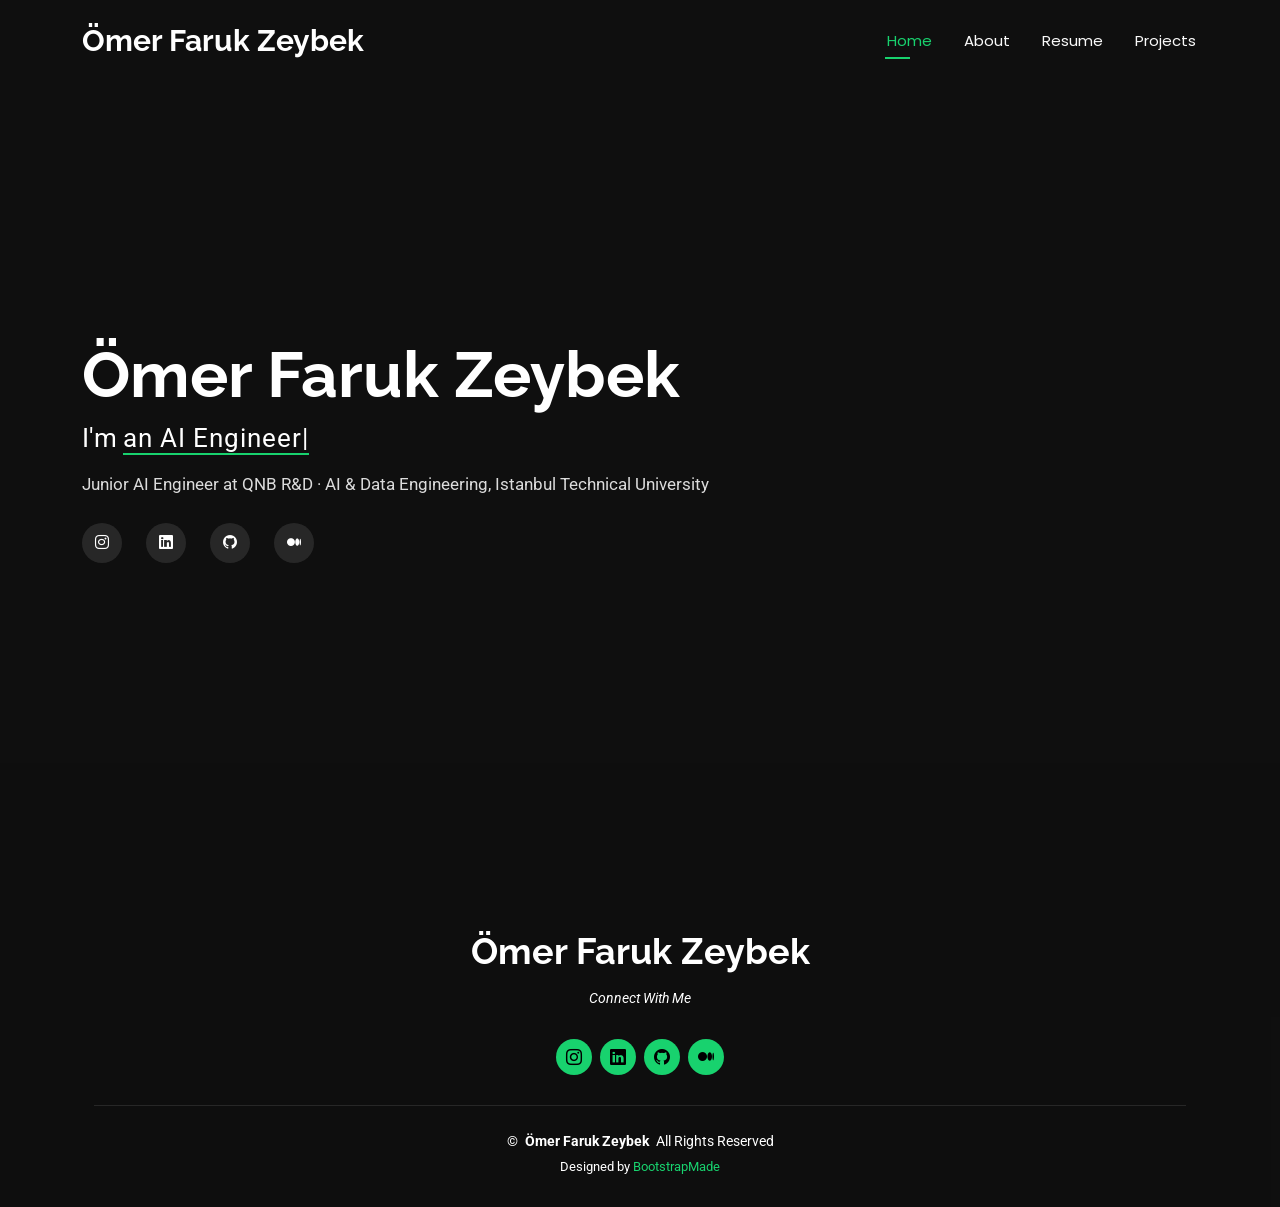
<file: index.html>
<!DOCTYPE html>
<html lang="en">

<head>
  <meta charset="utf-8">
  <meta content="width=device-width, initial-scale=1.0" name="viewport">
  <title>Ömer Faruk Zeybek · AI Engineer</title>
  <meta name="description" content="Ömer Faruk Zeybek — Junior AI Engineer at QNB R&D and AI & Data Engineering graduate of Istanbul Technical University. LLM applications, agentic AI workflows, MCP integrations and fairness-aware recommender systems research.">
  <meta name="keywords" content="Ömer Faruk Zeybek, AI Engineer, LLM, Agentic AI, MCP, Model Context Protocol, Machine Learning, NLP, Recommender Systems, Fairness, Istanbul Technical University">

  <link href="assets/img/main.png" rel="icon">
  <link href="assets/img/main.png" rel="apple-touch-icon">

  <link href="https://fonts.googleapis.com" rel="preconnect">
  <link href="https://fonts.gstatic.com" rel="preconnect" crossorigin>
  <link href="https://fonts.googleapis.com/css2?family=Roboto:ital,wght@0,100;0,300;0,400;0,500;0,700;0,900;1,100;1,300;1,400;1,500;1,700;1,900&family=Poppins:ital,wght@0,100;0,200;0,300;0,400;0,500;0,600;0,700;0,800;0,900;1,100;1,200;1,300;1,400;1,500;1,600;1,700;1,800;1,900&family=Raleway:ital,wght@0,100;0,200;0,300;0,400;0,500;0,600;0,700;0,800;0,900;1,100;1,200;1,300;1,400;1,500;1,600;1,700;1,800;1,900&display=swap" rel="stylesheet">

  <link href="assets/vendor/bootstrap/css/bootstrap.min.css" rel="stylesheet">
  <link href="assets/vendor/bootstrap-icons/bootstrap-icons.css" rel="stylesheet">
  <link href="assets/vendor/aos/aos.css" rel="stylesheet">
  <link href="assets/vendor/swiper/swiper-bundle.min.css" rel="stylesheet">
  <link href="assets/vendor/glightbox/css/glightbox.min.css" rel="stylesheet">

  <link href="assets/css/main.css" rel="stylesheet">
</head>

<body class="index-page">

  <header id="header" class="header d-flex align-items-center fixed-top">
    <div class="container-fluid container-xl position-relative d-flex align-items-center justify-content-between">

      <a href="index.html" class="logo d-flex align-items-center">
        <h1 class="sitename">Ömer Faruk Zeybek</h1>
      </a>

      <nav id="navmenu" class="navmenu">
        <ul>
          <li><a href="index.html" class="active">Home</a></li>
          <li><a href="about.html">About</a></li>
          <li><a href="resume.html">Resume</a></li>
          <li><a href="services.html">Projects</a></li>
        </ul>
        <i class="mobile-nav-toggle d-xl-none bi bi-list"></i>
      </nav>

    </div>
  </header>

  <main class="main">

    <!-- Hero Section -->
    <section id="hero" class="hero section dark-background">
      <div class="container" data-aos="zoom-out" data-aos-delay="100">
        <h2>Ömer Faruk Zeybek</h2>
        <p>I'm <span class="typed" data-typed-items="an AI Engineer, an LLM & Agents Developer, an ML Researcher">an AI Engineer</span><span class="typed-cursor typed-cursor--blink"></span></p>
        <p class="hero-subtitle">Junior AI Engineer at QNB R&amp;D · AI &amp; Data Engineering, Istanbul Technical University</p>
        <div class="social-links">
          <a href="https://www.instagram.com/omerzzeybek9/" target="_blank"><i class="bi bi-instagram"></i></a>
          <a href="https://www.linkedin.com/in/%C3%B6mer-faruk-zeybek/" target="_blank"><i class="bi bi-linkedin"></i></a>
          <a href="https://github.com/omerzzeybek9" target="_blank"><i class="bi bi-github"></i></a>
          <a href="https://medium.com/@omerfarukzeybek9" target="_blank"><i class="bi bi-medium"></i></a>
        </div>
      </div>

    </section><!-- /Hero Section -->

  </main>

  <footer id="footer" class="footer dark-background">
    <div class="container">
      <h3 class="sitename">Ömer Faruk Zeybek</h3>
      <p>Connect With Me</p>
      <div class="social-links d-flex justify-content-center">
        <a href="https://www.instagram.com/omerzzeybek9/" target="_blank"><i class="bi bi-instagram"></i></a>
        <a href="https://www.linkedin.com/in/%C3%B6mer-faruk-zeybek/" target="_blank"><i class="bi bi-linkedin"></i></a>
        <a href="https://github.com/omerzzeybek9" target="_blank"><i class="bi bi-github"></i></a>
        <a href="https://medium.com/@omerfarukzeybek9" target="_blank"><i class="bi bi-medium"></i></a>
      </div>
      <div class="container">
        <div class="copyright">
          <span>©</span> <strong class="px-1 sitename">Ömer Faruk Zeybek</strong> <span>All Rights Reserved</span>
        </div>
        <div class="credits">
          Designed by <a href="https://bootstrapmade.com/">BootstrapMade</a>
        </div>
      </div>
    </div>
  </footer>

  <a href="#" id="scroll-top" class="scroll-top d-flex align-items-center justify-content-center"><i class="bi bi-arrow-up-short"></i></a>

  <div id="preloader"></div>

  <script src="assets/vendor/bootstrap/js/bootstrap.bundle.min.js"></script>
  <script src="assets/vendor/php-email-form/validate.js"></script>
  <script src="assets/vendor/aos/aos.js"></script>
  <script src="assets/vendor/typed.js/typed.umd.js"></script>
  <script src="assets/vendor/purecounter/purecounter_vanilla.js"></script>
  <script src="assets/vendor/waypoints/noframework.waypoints.js"></script>
  <script src="assets/vendor/swiper/swiper-bundle.min.js"></script>
  <script src="assets/vendor/glightbox/js/glightbox.min.js"></script>
  <script src="assets/vendor/imagesloaded/imagesloaded.pkgd.min.js"></script>
  <script src="assets/vendor/isotope-layout/isotope.pkgd.min.js"></script>

  <script src="assets/js/main.js"></script>

</body>

</html>
</file>
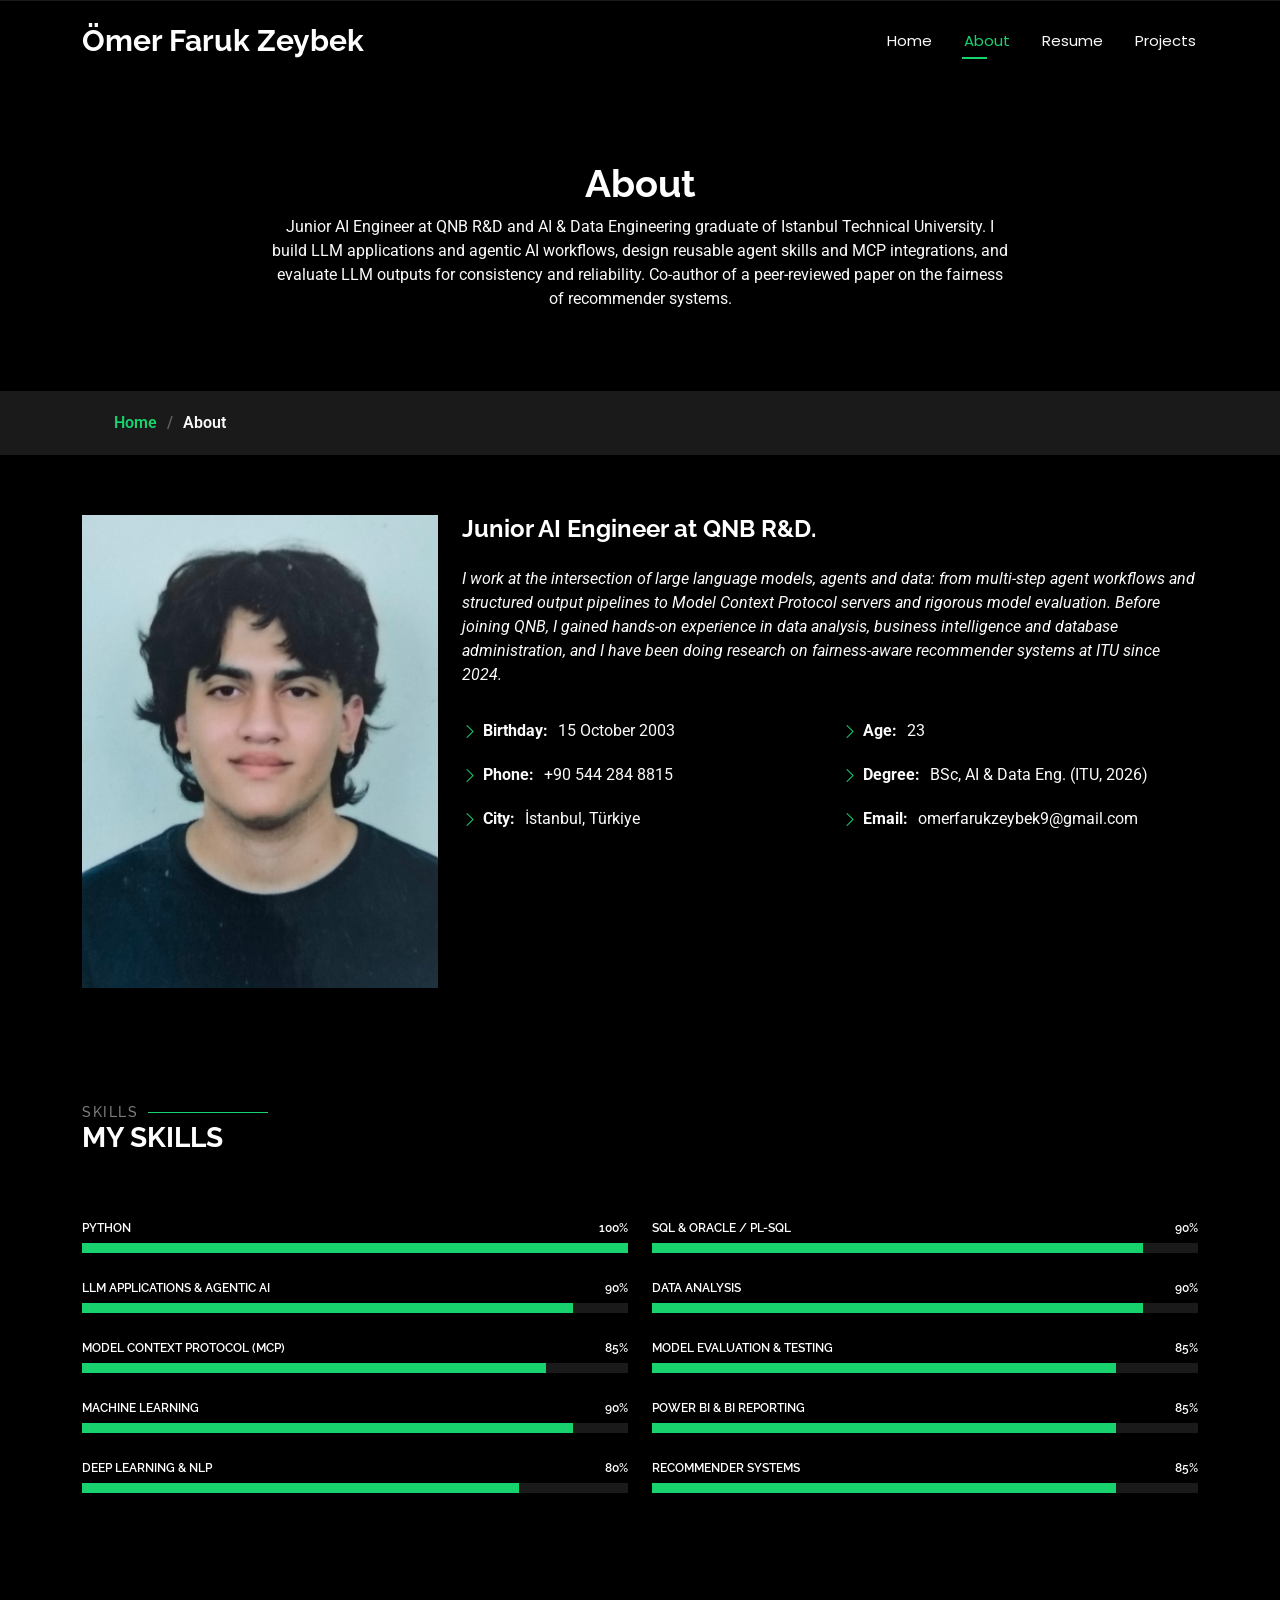
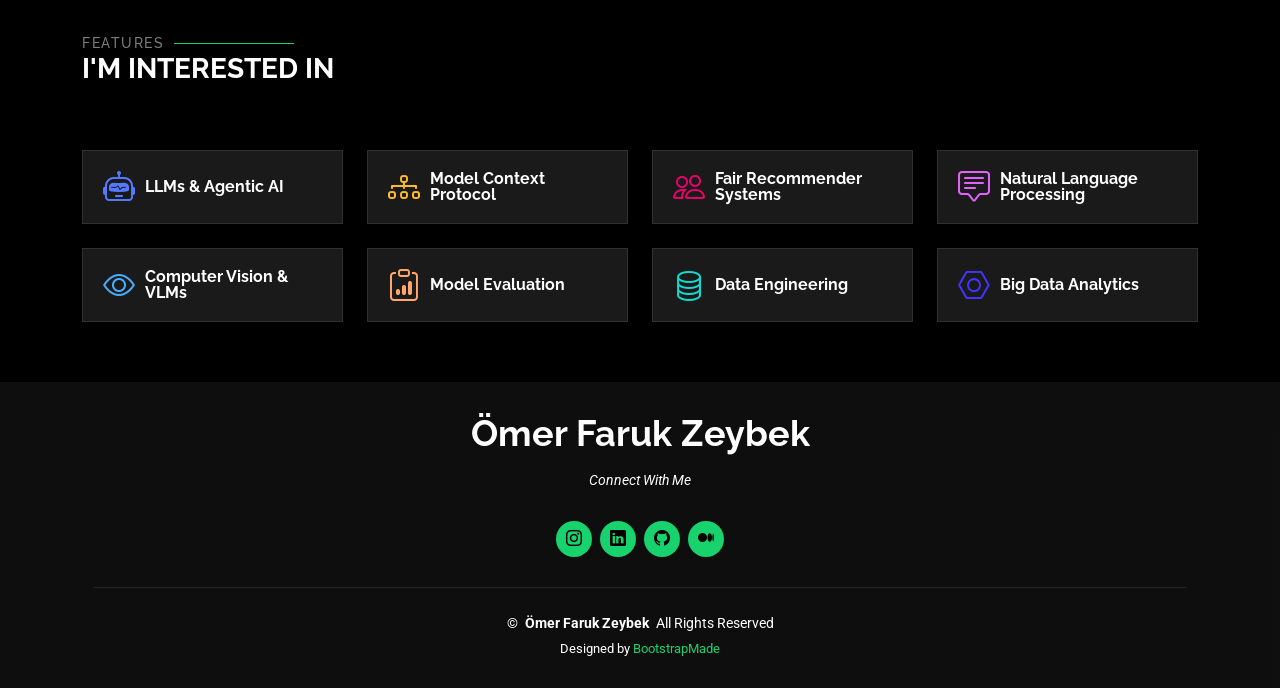
<file: about.html>
<!DOCTYPE html>
<html lang="en">

<head>
  <meta charset="utf-8">
  <meta content="width=device-width, initial-scale=1.0" name="viewport">
  <title>Ömer Faruk Zeybek · AI Engineer</title>
  <meta name="description" content="Ömer Faruk Zeybek — Junior AI Engineer at QNB R&D and AI & Data Engineering graduate of Istanbul Technical University. LLM applications, agentic AI workflows, MCP integrations and fairness-aware recommender systems research.">
  <meta name="keywords" content="Ömer Faruk Zeybek, AI Engineer, LLM, Agentic AI, MCP, Model Context Protocol, Machine Learning, NLP, Recommender Systems, Fairness, Istanbul Technical University">

  <!-- Favicons -->
  <link href="assets/img/main.png" rel="icon">
  <link href="assets/img/main.png" rel="apple-touch-icon">

  <!-- Fonts -->
  <link href="https://fonts.googleapis.com" rel="preconnect">
  <link href="https://fonts.gstatic.com" rel="preconnect" crossorigin>
  <link href="https://fonts.googleapis.com/css2?family=Roboto:ital,wght@0,100;0,300;0,400;0,500;0,700;0,900;1,100;1,300;1,400;1,500;1,700;1,900&family=Poppins:ital,wght@0,100;0,200;0,300;0,400;0,500;0,600;0,700;0,800;0,900;1,100;1,200;1,300;1,400;1,500;1,600;1,700;1,800;1,900&family=Raleway:ital,wght@0,100;0,200;0,300;0,400;0,500;0,600;0,700;0,800;0,900;1,100;1,200;1,300;1,400;1,500;1,600;1,700;1,800;1,900&display=swap" rel="stylesheet">

  <!-- Vendor CSS Files -->
  <link href="assets/vendor/bootstrap/css/bootstrap.min.css" rel="stylesheet">
  <link href="assets/vendor/bootstrap-icons/bootstrap-icons.css" rel="stylesheet">
  <link href="assets/vendor/aos/aos.css" rel="stylesheet">
  <link href="assets/vendor/swiper/swiper-bundle.min.css" rel="stylesheet">
  <link href="assets/vendor/glightbox/css/glightbox.min.css" rel="stylesheet">

  <!-- Main CSS File -->
  <link href="assets/css/main.css" rel="stylesheet">

  <!-- =======================================================
  * Template Name: Personal
  * Template URL: https://bootstrapmade.com/personal-free-resume-bootstrap-template/
  * Updated: Nov 04 2024 with Bootstrap v5.3.3
  * Author: BootstrapMade.com
  * License: https://bootstrapmade.com/license/
  ======================================================== -->
</head>

<body class="about-page">

  <header id="header" class="header d-flex align-items-center fixed-top">
    <div class="container-fluid container-xl position-relative d-flex align-items-center justify-content-between">

      <a href="index.html" class="logo d-flex align-items-center">
        <!-- Uncomment the line below if you also wish to use an image logo -->
        <!-- <img src="assets/img/logo.png" alt=""> -->
        <h1 class="sitename">Ömer Faruk Zeybek</h1>
      </a>

      <nav id="navmenu" class="navmenu">
        <ul>
          <li><a href="index.html">Home</a></li>
          <li><a href="about.html" class="active">About</a></li>
          <li><a href="resume.html">Resume</a></li>
          <li><a href="services.html">Projects</a></li>
        </ul>
        <i class="mobile-nav-toggle d-xl-none bi bi-list"></i>
      </nav>

    </div>
  </header>

  <main class="main">

    <!-- Page Title -->
    <div class="page-title" data-aos="fade">
      <div class="heading">
        <div class="container">
          <div class="row d-flex justify-content-center text-center">
            <div class="col-lg-8">
              <h1>About</h1>
              <p class="mb-0">Junior AI Engineer at QNB R&amp;D and AI &amp; Data Engineering graduate of Istanbul Technical University. I build LLM applications and agentic AI workflows, design reusable agent skills and MCP integrations, and evaluate LLM outputs for consistency and reliability. Co-author of a peer-reviewed paper on the fairness of recommender systems.</p>
            </div>
          </div>
        </div>
      </div>
      <nav class="breadcrumbs">
        <div class="container">
          <ol>
            <li><a href="index.html">Home</a></li>
            <li class="current">About</li>
          </ol>
        </div>
      </nav>
    </div><!-- End Page Title -->

    <!-- About Section -->
    <section id="about" class="about section">

      <div class="container" data-aos="fade-up" data-aos-delay="100">

        <div class="row gy-4 justify-content-center">
          <div class="col-lg-4">
            <img src="assets/img/profile-img.png" class="img-fluid" alt="">
          </div>
          <div class="col-lg-8 content">
            <h2>Junior AI Engineer at QNB R&amp;D.</h2>
            <p class="fst-italic py-3">
              I work at the intersection of large language models, agents and data: from multi-step agent workflows and
              structured output pipelines to Model Context Protocol servers and rigorous model evaluation. Before joining QNB,
              I gained hands-on experience in data analysis, business intelligence and database administration, and I have been
              doing research on fairness-aware recommender systems at ITU since 2024.
            </p>
            <div class="row">
              <div class="col-lg-6">
                <ul>
                  <li><i class="bi bi-chevron-right"></i> <strong>Birthday:</strong> <span>15 October 2003</span></li>
                  <li><i class="bi bi-chevron-right"></i> <strong>Phone:</strong> <span>+90 544 284 8815</span></li>
                  <li><i class="bi bi-chevron-right"></i> <strong>City:</strong> <span>İstanbul, Türkiye</span></li>
                </ul>
              </div>
              <div class="col-lg-6">
                <ul>
                  <li><i class="bi bi-chevron-right"></i> <strong>Age:</strong> <span>23</span></li>
                  <li><i class="bi bi-chevron-right"></i> <strong>Degree:</strong> <span>BSc, AI &amp; Data Eng. (ITU, 2026)</span></li>
                  <li><i class="bi bi-chevron-right"></i> <strong>Email:</strong> <span>omerfarukzeybek9@gmail.com</span></li>
                </ul>
              </div>
            </div>
          </div>
        </div>

      </div>

    </section><!-- /About Section -->

    <!-- Skills Section -->
    <section id="skills" class="skills section">

      <!-- Section Title -->
      <div class="container section-title" data-aos="fade-up">
        <h2>Skills</h2>
        <div><span>My</span> <span class="description-title">Skills</span></div>
      </div><!-- End Section Title -->

      <div class="container" data-aos="fade-up" data-aos-delay="100">

        <div class="row skills-content skills-animation">

          <div class="col-lg-6">

            <div class="progress">
              <span class="skill"><span>Python</span> <i class="val">100%</i></span>
              <div class="progress-bar-wrap">
                <div class="progress-bar" role="progressbar" aria-valuenow="100" aria-valuemin="0" aria-valuemax="100"></div>
              </div>
            </div>
            <div class="progress">
              <span class="skill"><span>LLM Applications &amp; Agentic AI</span> <i class="val">90%</i></span>
              <div class="progress-bar-wrap">
                <div class="progress-bar" role="progressbar" aria-valuenow="90" aria-valuemin="0" aria-valuemax="100"></div>
              </div>
            </div>
            <div class="progress">
              <span class="skill"><span>Model Context Protocol (MCP)</span> <i class="val">85%</i></span>
              <div class="progress-bar-wrap">
                <div class="progress-bar" role="progressbar" aria-valuenow="85" aria-valuemin="0" aria-valuemax="100"></div>
              </div>
            </div>
            <div class="progress">
              <span class="skill"><span>Machine Learning</span> <i class="val">90%</i></span>
              <div class="progress-bar-wrap">
                <div class="progress-bar" role="progressbar" aria-valuenow="90" aria-valuemin="0" aria-valuemax="100"></div>
              </div>
            </div>
            <div class="progress">
              <span class="skill"><span>Deep Learning &amp; NLP</span> <i class="val">80%</i></span>
              <div class="progress-bar-wrap">
                <div class="progress-bar" role="progressbar" aria-valuenow="80" aria-valuemin="0" aria-valuemax="100"></div>
              </div>
            </div>

          </div>

          <div class="col-lg-6">

            <div class="progress">
              <span class="skill"><span>SQL &amp; Oracle / PL-SQL</span> <i class="val">90%</i></span>
              <div class="progress-bar-wrap">
                <div class="progress-bar" role="progressbar" aria-valuenow="90" aria-valuemin="0" aria-valuemax="100"></div>
              </div>
            </div>
            <div class="progress">
              <span class="skill"><span>Data Analysis</span> <i class="val">90%</i></span>
              <div class="progress-bar-wrap">
                <div class="progress-bar" role="progressbar" aria-valuenow="90" aria-valuemin="0" aria-valuemax="100"></div>
              </div>
            </div>
            <div class="progress">
              <span class="skill"><span>Model Evaluation &amp; Testing</span> <i class="val">85%</i></span>
              <div class="progress-bar-wrap">
                <div class="progress-bar" role="progressbar" aria-valuenow="85" aria-valuemin="0" aria-valuemax="100"></div>
              </div>
            </div>
            <div class="progress">
              <span class="skill"><span>Power BI &amp; BI Reporting</span> <i class="val">85%</i></span>
              <div class="progress-bar-wrap">
                <div class="progress-bar" role="progressbar" aria-valuenow="85" aria-valuemin="0" aria-valuemax="100"></div>
              </div>
            </div>
            <div class="progress">
              <span class="skill"><span>Recommender Systems</span> <i class="val">85%</i></span>
              <div class="progress-bar-wrap">
                <div class="progress-bar" role="progressbar" aria-valuenow="85" aria-valuemin="0" aria-valuemax="100"></div>
              </div>
            </div>

          </div>

        </div>

      </div>

    </section><!-- /Skills Section -->

    <!-- Interests Section -->
    <section id="interests" class="interests section">

      <!-- Section Title -->
      <div class="container section-title" data-aos="fade-up">
        <h2>Features</h2>
        <div><span>I'm</span> <span class="description-title">interested in</span></div>
      </div><!-- End Section Title -->

      <div class="container">

        <div class="row gy-4">

          <div class="col-lg-3 col-md-4" data-aos="fade-up" data-aos-delay="100">
            <div class="features-item">
              <i class="bi bi-robot" style="color: #5578ff;"></i>
              <h3>LLMs &amp; Agentic AI</h3>
            </div>
          </div>
          <div class="col-lg-3 col-md-4" data-aos="fade-up" data-aos-delay="200">
            <div class="features-item">
              <i class="bi bi-diagram-3" style="color: #ffbb2c;"></i>
              <h3>Model Context Protocol</h3>
            </div>
          </div>
          <div class="col-lg-3 col-md-4" data-aos="fade-up" data-aos-delay="300">
            <div class="features-item">
              <i class="bi bi-people" style="color: #e80368;"></i>
              <h3>Fair Recommender Systems</h3>
            </div>
          </div>
          <div class="col-lg-3 col-md-4" data-aos="fade-up" data-aos-delay="400">
            <div class="features-item">
              <i class="bi bi-chat-square-text" style="color: #e361ff;"></i>
              <h3>Natural Language Processing</h3>
            </div>
          </div>
          <div class="col-lg-3 col-md-4" data-aos="fade-up" data-aos-delay="100">
            <div class="features-item">
              <i class="bi bi-eye" style="color: #47aeff;"></i>
              <h3>Computer Vision &amp; VLMs</h3>
            </div>
          </div>
          <div class="col-lg-3 col-md-4" data-aos="fade-up" data-aos-delay="200">
            <div class="features-item">
              <i class="bi bi-clipboard-data" style="color: #ffa76e;"></i>
              <h3>Model Evaluation</h3>
            </div>
          </div>
          <div class="col-lg-3 col-md-4" data-aos="fade-up" data-aos-delay="300">
            <div class="features-item">
              <i class="bi bi-database" style="color: #11dbcf;"></i>
              <h3>Data Engineering</h3>
            </div>
          </div>
          <div class="col-lg-3 col-md-4" data-aos="fade-up" data-aos-delay="400">
            <div class="features-item">
              <i class="bi bi-nut" style="color: #4233ff;"></i>
              <h3>Big Data Analytics</h3>
            </div>
          </div>
        </div>

      </div>

    </section><!-- /Interests Section -->

  </main>

  <footer id="footer" class="footer dark-background">
    <div class="container">
      <h3 class="sitename">Ömer Faruk Zeybek</h3>
      <p>Connect With Me</p>
      <div class="social-links d-flex justify-content-center">
        <a href="https://www.instagram.com/omerzzeybek9/" target="_blank"><i class="bi bi-instagram"></i></a>
        <a href="https://www.linkedin.com/in/%C3%B6mer-faruk-zeybek/" target="_blank"><i class="bi bi-linkedin"></i></a>
        <a href="https://github.com/omerzzeybek9" target="_blank"><i class="bi bi-github"></i></a>
        <a href="https://medium.com/@omerfarukzeybek9" target="_blank"><i class="bi bi-medium"></i></a>
      </div>
      <div class="container">
        <div class="copyright">
          <span>©</span> <strong class="px-1 sitename">Ömer Faruk Zeybek</strong> <span>All Rights Reserved</span>
        </div>
        <div class="credits">
          Designed by <a href="https://bootstrapmade.com/">BootstrapMade</a>
        </div>
      </div>
    </div>
  </footer>

  <!-- Scroll Top -->
  <a href="#" id="scroll-top" class="scroll-top d-flex align-items-center justify-content-center"><i class="bi bi-arrow-up-short"></i></a>

  <!-- Preloader -->
  <div id="preloader"></div>

  <!-- Vendor JS Files -->
  <script src="assets/vendor/bootstrap/js/bootstrap.bundle.min.js"></script>
  <script src="assets/vendor/php-email-form/validate.js"></script>
  <script src="assets/vendor/aos/aos.js"></script>
  <script src="assets/vendor/typed.js/typed.umd.js"></script>
  <script src="assets/vendor/purecounter/purecounter_vanilla.js"></script>
  <script src="assets/vendor/waypoints/noframework.waypoints.js"></script>
  <script src="assets/vendor/swiper/swiper-bundle.min.js"></script>
  <script src="assets/vendor/glightbox/js/glightbox.min.js"></script>
  <script src="assets/vendor/imagesloaded/imagesloaded.pkgd.min.js"></script>
  <script src="assets/vendor/isotope-layout/isotope.pkgd.min.js"></script>

  <!-- Main JS File -->
  <script src="assets/js/main.js"></script>

</body>

</html>
</file>
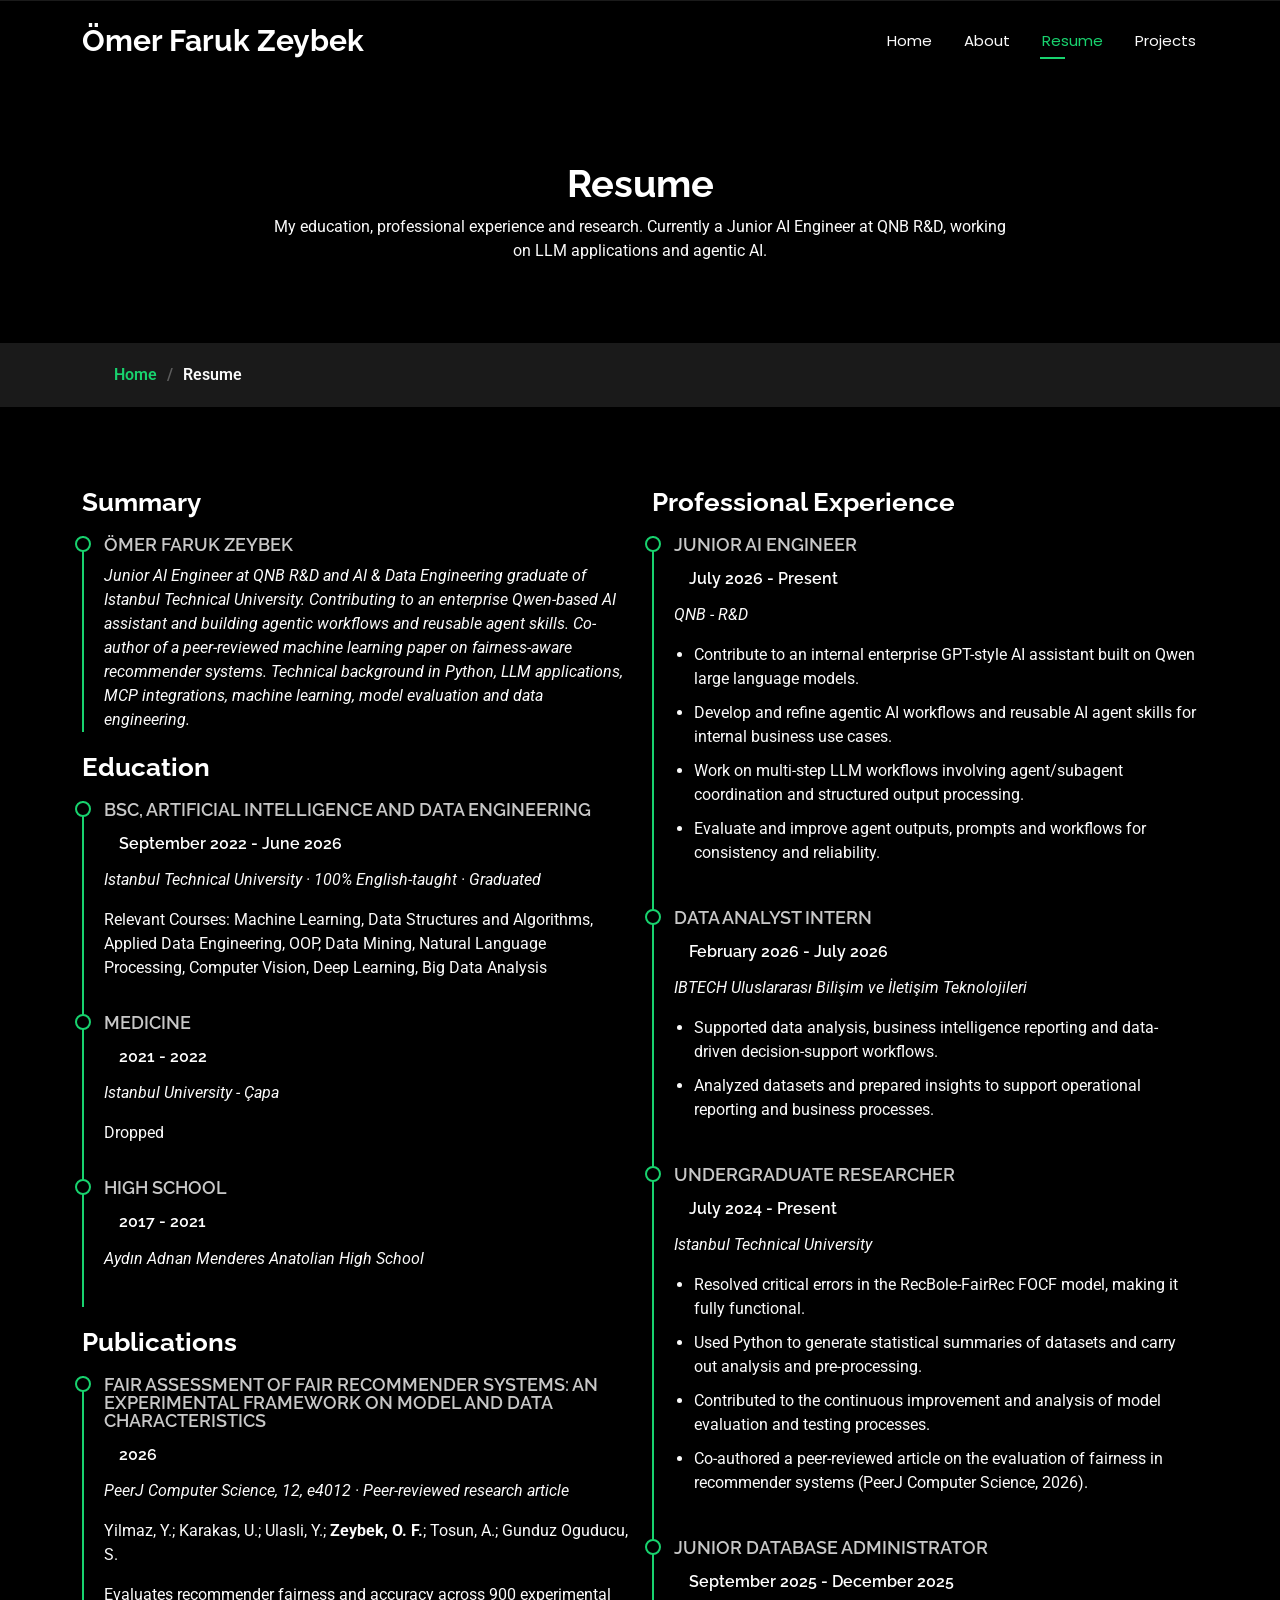
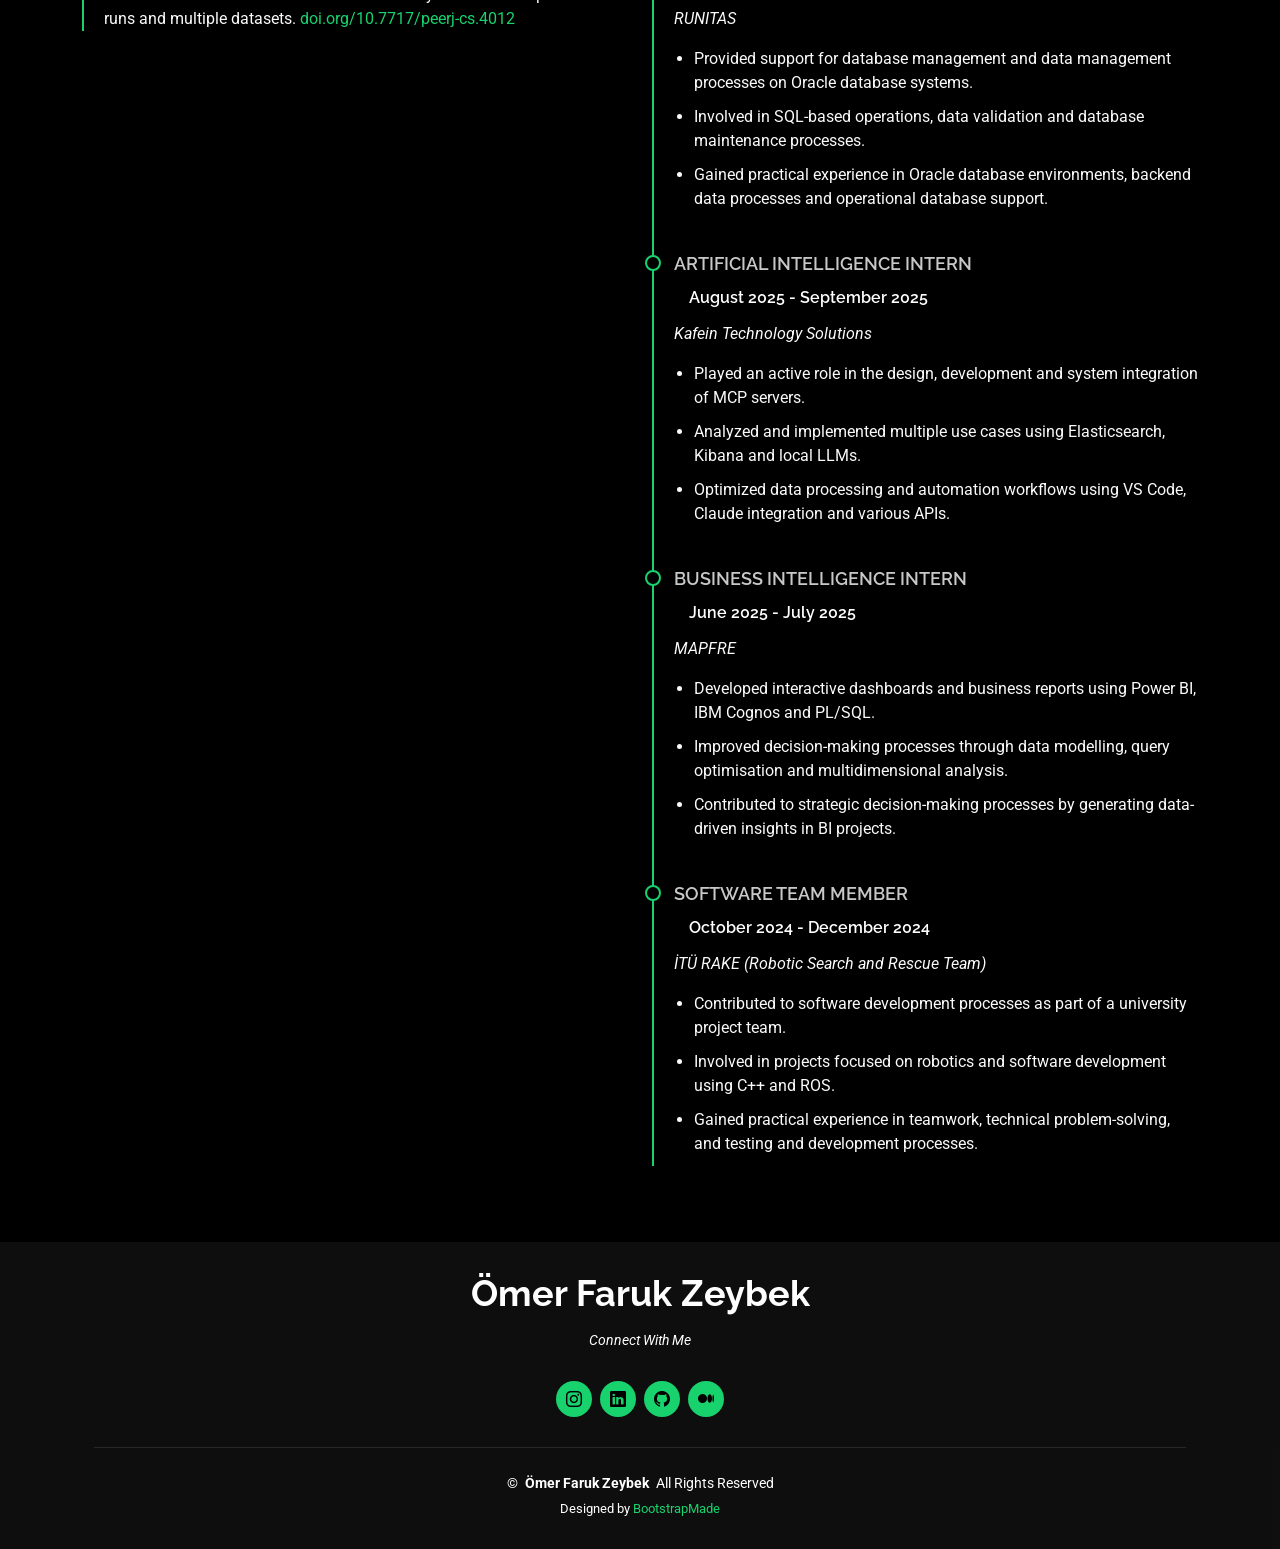
<file: resume.html>
<!DOCTYPE html>
<html lang="en">

<head>
  <meta charset="utf-8">
  <meta content="width=device-width, initial-scale=1.0" name="viewport">
  <title>Ömer Faruk Zeybek · AI Engineer</title>
  <meta name="description" content="Ömer Faruk Zeybek — Junior AI Engineer at QNB R&D and AI & Data Engineering graduate of Istanbul Technical University. LLM applications, agentic AI workflows, MCP integrations and fairness-aware recommender systems research.">
  <meta name="keywords" content="Ömer Faruk Zeybek, AI Engineer, LLM, Agentic AI, MCP, Model Context Protocol, Machine Learning, NLP, Recommender Systems, Fairness, Istanbul Technical University">

  <!-- Favicons -->
  <link href="assets/img/main.png" rel="icon">
  <link href="assets/img/main.png" rel="apple-touch-icon">

  <!-- Fonts -->
  <link href="https://fonts.googleapis.com" rel="preconnect">
  <link href="https://fonts.gstatic.com" rel="preconnect" crossorigin>
  <link href="https://fonts.googleapis.com/css2?family=Roboto:ital,wght@0,100;0,300;0,400;0,500;0,700;0,900;1,100;1,300;1,400;1,500;1,700;1,900&family=Poppins:ital,wght@0,100;0,200;0,300;0,400;0,500;0,600;0,700;0,800;0,900;1,100;1,200;1,300;1,400;1,500;1,600;1,700;1,800;1,900&family=Raleway:ital,wght@0,100;0,200;0,300;0,400;0,500;0,600;0,700;0,800;0,900;1,100;1,200;1,300;1,400;1,500;1,600;1,700;1,800;1,900&display=swap" rel="stylesheet">

  <!-- Vendor CSS Files -->
  <link href="assets/vendor/bootstrap/css/bootstrap.min.css" rel="stylesheet">
  <link href="assets/vendor/bootstrap-icons/bootstrap-icons.css" rel="stylesheet">
  <link href="assets/vendor/aos/aos.css" rel="stylesheet">
  <link href="assets/vendor/swiper/swiper-bundle.min.css" rel="stylesheet">
  <link href="assets/vendor/glightbox/css/glightbox.min.css" rel="stylesheet">

  <!-- Main CSS File -->
  <link href="assets/css/main.css" rel="stylesheet">

  <!-- =======================================================
  * Template Name: Personal
  * Template URL: https://bootstrapmade.com/personal-free-resume-bootstrap-template/
  * Updated: Nov 04 2024 with Bootstrap v5.3.3
  * Author: BootstrapMade.com
  * License: https://bootstrapmade.com/license/
  ======================================================== -->
</head>

<body class="resume-page">

  <header id="header" class="header d-flex align-items-center fixed-top">
    <div class="container-fluid container-xl position-relative d-flex align-items-center justify-content-between">

      <a href="index.html" class="logo d-flex align-items-center">
        <!-- Uncomment the line below if you also wish to use an image logo -->
        <!-- <img src="assets/img/logo.png" alt=""> -->
        <h1 class="sitename">Ömer Faruk Zeybek</h1>
      </a>
      <nav id="navmenu" class="navmenu">
        <ul>
          <li><a href="index.html">Home</a></li>
          <li><a href="about.html">About</a></li>
          <li><a href="resume.html" class="active">Resume</a></li>
          <li><a href="services.html">Projects</a></li>
        </ul>
        <i class="mobile-nav-toggle d-xl-none bi bi-list"></i>
      </nav>

    </div>
  </header>

  <main class="main">

    <!-- Page Title -->
    <div class="page-title" data-aos="fade">
      <div class="heading">
        <div class="container">
          <div class="row d-flex justify-content-center text-center">
            <div class="col-lg-8">
              <h1>Resume</h1>
              <p class="mb-0">My education, professional experience and research. Currently a Junior AI Engineer at QNB R&amp;D, working on LLM applications and agentic AI.</p>
            </div>
          </div>
        </div>
      </div>
      <nav class="breadcrumbs">
        <div class="container">
          <ol>
            <li><a href="index.html">Home</a></li>
            <li class="current">Resume</li>
          </ol>
        </div>
      </nav>
    </div><!-- End Page Title -->

    <!-- Resume Section -->
    <section id="resume" class="resume section">

      <div class="container">

        <div class="row">

          <div class="col-lg-6" data-aos="fade-up" data-aos-delay="100">
            <h3 class="resume-title">Summary</h3>

            <div class="resume-item pb-0">
              <h4>Ömer Faruk Zeybek</h4>
              <p><em>Junior AI Engineer at QNB R&amp;D and AI &amp; Data Engineering graduate of Istanbul Technical University. Contributing to an enterprise Qwen-based AI assistant and building agentic workflows and reusable agent skills. Co-author of a peer-reviewed machine learning paper on fairness-aware recommender systems. Technical background in Python, LLM applications, MCP integrations, machine learning, model evaluation and data engineering.</em></p>
            </div><!-- Edn Resume Item -->

            <h3 class="resume-title">Education</h3>
            <div class="resume-item">
              <h4>BSc, Artificial Intelligence and Data Engineering</h4>
              <h5>September 2022 - June 2026</h5>
              <p><em>Istanbul Technical University · 100% English-taught · Graduated</em></p>
              <p>Relevant Courses: Machine Learning, Data Structures and Algorithms, Applied Data Engineering, OOP, Data Mining, Natural Language Processing, Computer Vision, Deep Learning, Big Data Analysis</p>
            </div><!-- Edn Resume Item -->
            <div class="resume-item">
              <h4>Medicine</h4>
              <h5>2021 - 2022</h5>
              <p><em>Istanbul University - Çapa</em></p>
              <p>Dropped</p>
            </div>
            <div class="resume-item">
              <h4>High School</h4>
              <h5>2017 - 2021</h5>
              <p><em>Aydın Adnan Menderes Anatolian High School</em></p>
            </div><!-- Edn Resume Item -->

            <h3 class="resume-title">Publications</h3>
            <div class="resume-item">
              <h4>Fair assessment of fair recommender systems: an experimental framework on model and data characteristics</h4>
              <h5>2026</h5>
              <p><em>PeerJ Computer Science, 12, e4012 · Peer-reviewed research article</em></p>
              <p>Yilmaz, Y.; Karakas, U.; Ulasli, Y.; <strong>Zeybek, O. F.</strong>; Tosun, A.; Gunduz Oguducu, S.</p>
              <p>Evaluates recommender fairness and accuracy across 900 experimental runs and multiple datasets.
                <a href="https://doi.org/10.7717/peerj-cs.4012" target="_blank">doi.org/10.7717/peerj-cs.4012</a></p>
            </div>

          </div>

          <div class="col-lg-6" data-aos="fade-up" data-aos-delay="200">
            <h3 class="resume-title">Professional Experience</h3>

            <div class="resume-item">
              <h4>Junior AI Engineer</h4>
              <h5>July 2026 - Present</h5>
              <p><em>QNB - R&amp;D</em></p>
              <ul>
                <li>Contribute to an internal enterprise GPT-style AI assistant built on Qwen large language models.</li>
                <li>Develop and refine agentic AI workflows and reusable AI agent skills for internal business use cases.</li>
                <li>Work on multi-step LLM workflows involving agent/subagent coordination and structured output processing.</li>
                <li>Evaluate and improve agent outputs, prompts and workflows for consistency and reliability.</li>
              </ul>
            </div><!-- End Resume Item -->

            <div class="resume-item">
              <h4>Data Analyst Intern</h4>
              <h5>February 2026 - July 2026</h5>
              <p><em>IBTECH Uluslararası Bilişim ve İletişim Teknolojileri</em></p>
              <ul>
                <li>Supported data analysis, business intelligence reporting and data-driven decision-support workflows.</li>
                <li>Analyzed datasets and prepared insights to support operational reporting and business processes.</li>
              </ul>
            </div><!-- End Resume Item -->

            <div class="resume-item">
              <h4>Undergraduate Researcher</h4>
              <h5>July 2024 - Present</h5>
              <p><em>Istanbul Technical University</em></p>
              <ul>
                <li>Resolved critical errors in the RecBole-FairRec FOCF model, making it fully functional.</li>
                <li>Used Python to generate statistical summaries of datasets and carry out analysis and pre-processing.</li>
                <li>Contributed to the continuous improvement and analysis of model evaluation and testing processes.</li>
                <li>Co-authored a peer-reviewed article on the evaluation of fairness in recommender systems (PeerJ Computer Science, 2026).</li>
              </ul>
            </div><!-- End Resume Item -->

            <div class="resume-item">
              <h4>Junior Database Administrator</h4>
              <h5>September 2025 - December 2025</h5>
              <p><em>RUNITAS</em></p>
              <ul>
                <li>Provided support for database management and data management processes on Oracle database systems.</li>
                <li>Involved in SQL-based operations, data validation and database maintenance processes.</li>
                <li>Gained practical experience in Oracle database environments, backend data processes and operational database support.</li>
              </ul>
            </div><!-- End Resume Item -->

            <div class="resume-item">
              <h4>Artificial Intelligence Intern</h4>
              <h5>August 2025 - September 2025</h5>
              <p><em>Kafein Technology Solutions</em></p>
              <ul>
                <li>Played an active role in the design, development and system integration of MCP servers.</li>
                <li>Analyzed and implemented multiple use cases using Elasticsearch, Kibana and local LLMs.</li>
                <li>Optimized data processing and automation workflows using VS Code, Claude integration and various APIs.</li>
              </ul>
            </div><!-- End Resume Item -->

            <div class="resume-item">
              <h4>Business Intelligence Intern</h4>
              <h5>June 2025 - July 2025</h5>
              <p><em>MAPFRE</em></p>
              <ul>
                <li>Developed interactive dashboards and business reports using Power BI, IBM Cognos and PL/SQL.</li>
                <li>Improved decision-making processes through data modelling, query optimisation and multidimensional analysis.</li>
                <li>Contributed to strategic decision-making processes by generating data-driven insights in BI projects.</li>
              </ul>
            </div><!-- End Resume Item -->

            <div class="resume-item">
              <h4>Software Team Member</h4>
              <h5>October 2024 - December 2024</h5>
              <p><em>İTÜ RAKE (Robotic Search and Rescue Team)</em></p>
              <ul>
                <li>Contributed to software development processes as part of a university project team.</li>
                <li>Involved in projects focused on robotics and software development using C++ and ROS.</li>
                <li>Gained practical experience in teamwork, technical problem-solving, and testing and development processes.</li>
              </ul>
            </div><!-- End Resume Item -->

          </div>

        </div>

      </div>

    </section><!-- /Resume Section -->

  </main>

  <footer id="footer" class="footer dark-background">
    <div class="container">
      <h3 class="sitename">Ömer Faruk Zeybek</h3>
      <p>Connect With Me</p>
      <div class="social-links d-flex justify-content-center">
        <a href="https://www.instagram.com/omerzzeybek9/" target="_blank"><i class="bi bi-instagram"></i></a>
        <a href="https://www.linkedin.com/in/%C3%B6mer-faruk-zeybek/" target="_blank"><i class="bi bi-linkedin"></i></a>
        <a href="https://github.com/omerzzeybek9" target="_blank"><i class="bi bi-github"></i></a>
        <a href="https://medium.com/@omerfarukzeybek9" target="_blank"><i class="bi bi-medium"></i></a>
      </div>
      <div class="container">
        <div class="copyright">
          <span>©</span> <strong class="px-1 sitename">Ömer Faruk Zeybek</strong> <span>All Rights Reserved</span>
        </div>
        <div class="credits">
          <!-- All the links in the footer should remain intact. -->
          <!-- You can delete the links only if you've purchased the pro version. -->
          <!-- Licensing information: https://bootstrapmade.com/license/ -->
          <!-- Purchase the pro version with working PHP/AJAX contact form: [buy-url] -->
          Designed by <a href="https://bootstrapmade.com/">BootstrapMade</a>
        </div>
      </div>
    </div>
  </footer>

  <!-- Scroll Top -->
  <a href="#" id="scroll-top" class="scroll-top d-flex align-items-center justify-content-center"><i class="bi bi-arrow-up-short"></i></a>

  <!-- Preloader -->
  <div id="preloader"></div>

  <!-- Vendor JS Files -->
  <script src="assets/vendor/bootstrap/js/bootstrap.bundle.min.js"></script>
  <script src="assets/vendor/php-email-form/validate.js"></script>
  <script src="assets/vendor/aos/aos.js"></script>
  <script src="assets/vendor/typed.js/typed.umd.js"></script>
  <script src="assets/vendor/purecounter/purecounter_vanilla.js"></script>
  <script src="assets/vendor/waypoints/noframework.waypoints.js"></script>
  <script src="assets/vendor/swiper/swiper-bundle.min.js"></script>
  <script src="assets/vendor/glightbox/js/glightbox.min.js"></script>
  <script src="assets/vendor/imagesloaded/imagesloaded.pkgd.min.js"></script>
  <script src="assets/vendor/isotope-layout/isotope.pkgd.min.js"></script>

  <!-- Main JS File -->
  <script src="assets/js/main.js"></script>

</body>

</html>
</file>
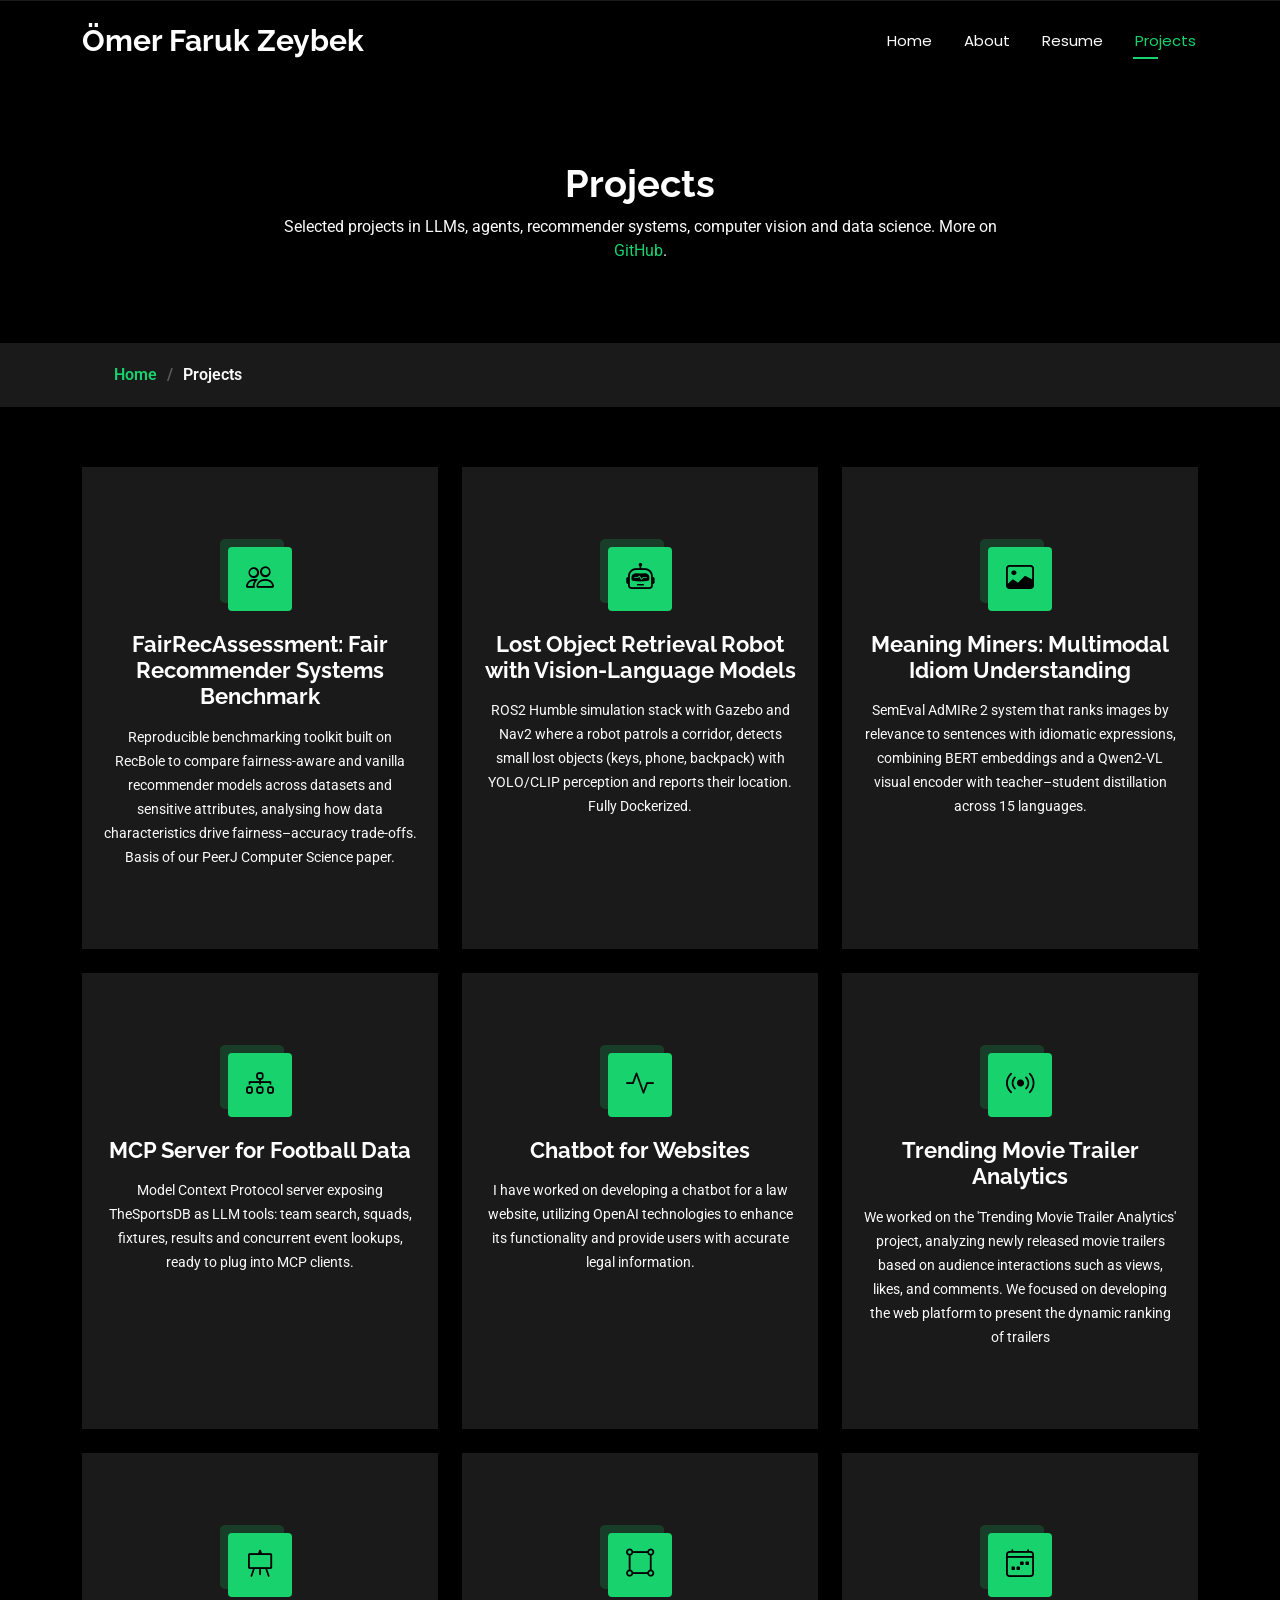
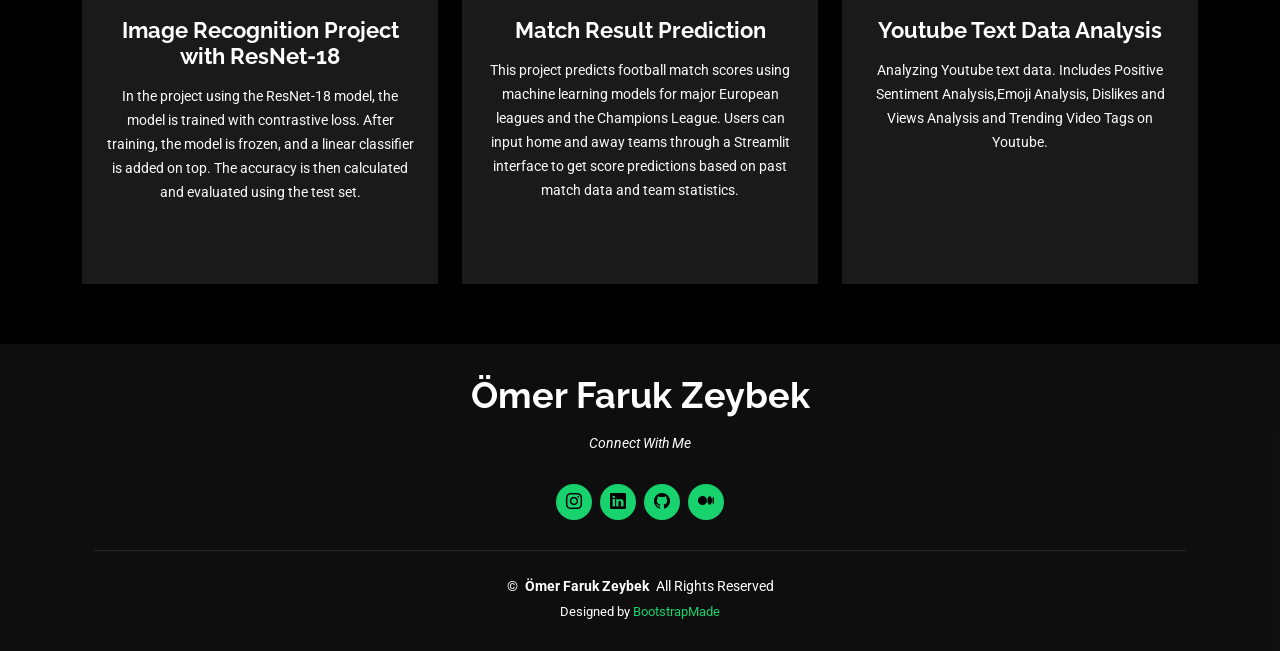
<file: services.html>
<!DOCTYPE html>
<html lang="en">

<head>
  <meta charset="utf-8">
  <meta content="width=device-width, initial-scale=1.0" name="viewport">
  <title>Ömer Faruk Zeybek · AI Engineer</title>
  <meta name="description" content="Ömer Faruk Zeybek — Junior AI Engineer at QNB R&D and AI & Data Engineering graduate of Istanbul Technical University. LLM applications, agentic AI workflows, MCP integrations and fairness-aware recommender systems research.">
  <meta name="keywords" content="Ömer Faruk Zeybek, AI Engineer, LLM, Agentic AI, MCP, Model Context Protocol, Machine Learning, NLP, Recommender Systems, Fairness, Istanbul Technical University">
  <!-- Favicons -->
  <link href="assets/img/main.png" rel="icon">
  <link href="assets/img/main.png" rel="apple-touch-icon">

  <!-- Fonts -->
  <link href="https://fonts.googleapis.com" rel="preconnect">
  <link href="https://fonts.gstatic.com" rel="preconnect" crossorigin>
  <link href="https://fonts.googleapis.com/css2?family=Roboto:ital,wght@0,100;0,300;0,400;0,500;0,700;0,900;1,100;1,300;1,400;1,500;1,700;1,900&family=Poppins:ital,wght@0,100;0,200;0,300;0,400;0,500;0,600;0,700;0,800;0,900;1,100;1,200;1,300;1,400;1,500;1,600;1,700;1,800;1,900&family=Raleway:ital,wght@0,100;0,200;0,300;0,400;0,500;0,600;0,700;0,800;0,900;1,100;1,200;1,300;1,400;1,500;1,600;1,700;1,800;1,900&display=swap" rel="stylesheet">

  <!-- Vendor CSS Files -->
  <link href="assets/vendor/bootstrap/css/bootstrap.min.css" rel="stylesheet">
  <link href="assets/vendor/bootstrap-icons/bootstrap-icons.css" rel="stylesheet">
  <link href="assets/vendor/aos/aos.css" rel="stylesheet">
  <link href="assets/vendor/swiper/swiper-bundle.min.css" rel="stylesheet">
  <link href="assets/vendor/glightbox/css/glightbox.min.css" rel="stylesheet">

  <!-- Main CSS File -->
  <link href="assets/css/main.css" rel="stylesheet">

  <!-- =======================================================
  * Template Name: Personal
  * Template URL: https://bootstrapmade.com/personal-free-resume-bootstrap-template/
  * Updated: Nov 04 2024 with Bootstrap v5.3.3
  * Author: BootstrapMade.com
  * License: https://bootstrapmade.com/license/
  ======================================================== -->
</head>

<body class="services-page">

  <header id="header" class="header d-flex align-items-center fixed-top">
    <div class="container-fluid container-xl position-relative d-flex align-items-center justify-content-between">

      <a href="index.html" class="logo d-flex align-items-center">
        <!-- Uncomment the line below if you also wish to use an image logo -->
        <!-- <img src="assets/img/logo.png" alt=""> -->
        <h1 class="sitename">Ömer Faruk Zeybek</h1>
      </a>

      <nav id="navmenu" class="navmenu">
        <ul>
          <li><a href="index.html">Home</a></li>
          <li><a href="about.html">About</a></li>
          <li><a href="resume.html">Resume</a></li>
          <li><a href="services.html" class="active">Projects</a></li>
        </ul>
        <i class="mobile-nav-toggle d-xl-none bi bi-list"></i>
      </nav>

    </div>
  </header>

  <main class="main">

    <!-- Page Title -->
    <div class="page-title" data-aos="fade">
      <div class="heading">
        <div class="container">
          <div class="row d-flex justify-content-center text-center">
            <div class="col-lg-8">
              <h1>Projects</h1>
              <p class="mb-0">Selected projects in LLMs, agents, recommender systems, computer vision and data science. More on <a href="https://github.com/omerzzeybek9" target="_blank">GitHub</a>.</p>
            </div>
          </div>
        </div>
      </div>
      <nav class="breadcrumbs">
        <div class="container">
          <ol>
            <li><a href="index.html">Home</a></li>
            <li class="current">Projects</li>
          </ol>
        </div>
      </nav>
    </div><!-- End Page Title -->

    <!-- Services Section -->
    <section id="services" class="services section">

      <div class="container">
    
        <div class="row gy-4">
    
                    <div class="col-lg-4 col-md-6" data-aos="fade-up" data-aos-delay="100">
            <div class="service-item position-relative">
              <div class="icon">
                <i class="bi bi-people"></i>
              </div>
              <a href="https://github.com/ITU-ILAP/Fair-Recommender-Assessment-Tool" class="stretched-link" target="_blank">
                <h3>FairRecAssessment: Fair Recommender Systems Benchmark</h3>
              </a>
              <p>Reproducible benchmarking toolkit built on RecBole to compare fairness-aware and vanilla recommender models across datasets and sensitive attributes, analysing how data characteristics drive fairness–accuracy trade-offs. Basis of our PeerJ Computer Science paper.</p>
            </div>
          </div><!-- End Service Item -->

          <div class="col-lg-4 col-md-6" data-aos="fade-up" data-aos-delay="200">
            <div class="service-item position-relative">
              <div class="icon">
                <i class="bi bi-robot"></i>
              </div>
              <a href="https://github.com/omerzzeybek9/Autonomous-Robot-for-Lost-Object-Retrieval-via-Vision-Language-Models" class="stretched-link" target="_blank">
                <h3>Lost Object Retrieval Robot with Vision-Language Models</h3>
              </a>
              <p>ROS2 Humble simulation stack with Gazebo and Nav2 where a robot patrols a corridor, detects small lost objects (keys, phone, backpack) with YOLO/CLIP perception and reports their location. Fully Dockerized.</p>
            </div>
          </div><!-- End Service Item -->

          <div class="col-lg-4 col-md-6" data-aos="fade-up" data-aos-delay="300">
            <div class="service-item position-relative">
              <div class="icon">
                <i class="bi bi-image"></i>
              </div>
              <a href="https://github.com/omerzzeybek9/YZV405E_2526_MeaningMiners" class="stretched-link" target="_blank">
                <h3>Meaning Miners: Multimodal Idiom Understanding</h3>
              </a>
              <p>SemEval AdMIRe 2 system that ranks images by relevance to sentences with idiomatic expressions, combining BERT embeddings and a Qwen2-VL visual encoder with teacher–student distillation across 15 languages.</p>
            </div>
          </div><!-- End Service Item -->

          <div class="col-lg-4 col-md-6" data-aos="fade-up" data-aos-delay="100">
            <div class="service-item position-relative">
              <div class="icon">
                <i class="bi bi-diagram-3"></i>
              </div>
              <a href="https://github.com/omerzzeybek9/MCP-Server-with-Football-API" class="stretched-link" target="_blank">
                <h3>MCP Server for Football Data</h3>
              </a>
              <p>Model Context Protocol server exposing TheSportsDB as LLM tools: team search, squads, fixtures, results and concurrent event lookups, ready to plug into MCP clients.</p>
            </div>
          </div><!-- End Service Item -->

<div class="col-lg-4 col-md-6" data-aos="fade-up" data-aos-delay="200">
            <div class="service-item position-relative">
              <div class="icon">
                <i class="bi bi-activity"></i>
              </div>
              <a href="https://github.com/omerzzeybek9/Chatbot-for-Website" class="stretched-link" target="_blank">
                <h3>Chatbot for Websites</h3>
              </a>
              <p>I have worked on developing a chatbot for a law website, utilizing OpenAI technologies to enhance its functionality and provide users with accurate legal information.</p>
              <a href="https://github.com/omerzzeybek9/Chatbot-for-Website" class="stretched-link" target="_blank"></a>
            </div>
          </div><!-- End Service Item -->
    
          <div class="col-lg-4 col-md-6" data-aos="fade-up" data-aos-delay="300">
            <div class="service-item position-relative">
              <div class="icon">
                <i class="bi bi-broadcast"></i>
              </div>
              <a href="https://github.com/omerzzeybek9/Trending-Movie-Trailer-Analytics" class="stretched-link" target="_blank">
                <h3>Trending Movie Trailer Analytics</h3>
              </a>
              <p>We worked on the 'Trending Movie Trailer Analytics' project, analyzing newly released movie trailers based on audience interactions such as views, likes, and comments. We focused on developing the web platform to present the dynamic ranking of trailers</p>
              <a href="https://github.com/omerzzeybek9/Trending-Movie-Trailer-Analytics" class="stretched-link" target="_blank"></a>
            </div>
          </div><!-- End Service Item -->
    
          <div class="col-lg-4 col-md-6" data-aos="fade-up" data-aos-delay="100">
            <div class="service-item position-relative">
              <div class="icon">
                <i class="bi bi-easel"></i>
              </div>
              <a href="https://github.com/omerzzeybek9/Image-Recognition-Project" class="stretched-link" target="_blank">
                <h3>Image Recognition Project with ResNet-18</h3>
              </a>
              <p>In the project using the ResNet-18 model, the model is trained with contrastive loss. After training, the model is frozen, and a linear classifier is added on top. The accuracy is then calculated and evaluated using the test set.</p>
              <a href="https://github.com/omerzzeybek9/Image-Recognition-Project" class="stretched-link" target="_blank"></a>  
            </div>
          </div><!-- End Service Item -->
    
          <div class="col-lg-4 col-md-6" data-aos="fade-up" data-aos-delay="200">
            <div class="service-item position-relative">
              <div class="icon">
                <i class="bi bi-bounding-box-circles"></i>
              </div>
              <a href= "https://github.com/omerzzeybek9/Match-Result-Prediction" class= "stretched-link" target="_blank">
                <h3>Match Result Prediction</h3>
              </a>
              <p>This project predicts football match scores using machine learning models for major European leagues and the Champions League. Users can input home and away teams through a Streamlit interface to get score predictions based on past match data and team statistics.</p>
              <a href="https://github.com/omerzzeybek9/Match-Result-Prediction" class="stretched-link" target="_blank"></a>
            </div>
          </div><!-- End Service Item -->
    
          <div class="col-lg-4 col-md-6" data-aos="fade-up" data-aos-delay="300">
            <div class="service-item position-relative">
              <div class="icon">
                <i class="bi bi-calendar4-week"></i>
              </div>
              <a href="https://github.com/omerzzeybek9/Youtube-Text-Data-Analysis" class="stretched-link" target="_blank">
                <h3>Youtube Text Data Analysis</h3>
              </a>
              <p>Analyzing Youtube text data. Includes Positive Sentiment Analysis,Emoji Analysis, Dislikes and Views Analysis and Trending Video Tags on Youtube.</p>
              <a href="https://github.com/omerzzeybek9/Youtube-Text-Data-Analysis" class="stretched-link" target="_blank"></a>
            </div>
          </div><!-- End Service Item -->
    
          
    
        </div>
    
      </div>
    
    </section>
    <!-- /Services Section -->

  </main>

  <footer id="footer" class="footer dark-background">
    <div class="container">
      <h3 class="sitename">Ömer Faruk Zeybek</h3>
      <p>Connect With Me</p>
      <div class="social-links d-flex justify-content-center">
        <a href="https://www.instagram.com/omerzzeybek9/" target="_blank"><i class="bi bi-instagram"></i></a>
        <a href="https://www.linkedin.com/in/%C3%B6mer-faruk-zeybek/" target="_blank"><i class="bi bi-linkedin"></i></a>
        <a href="https://github.com/omerzzeybek9" target="_blank"><i class="bi bi-github"></i></a>
        <a href="https://medium.com/@omerfarukzeybek9" target="_blank"><i class="bi bi-medium"></i></a>
      </div>
      <div class="container">
        <div class="copyright">
          <span>©</span> <strong class="px-1 sitename">Ömer Faruk Zeybek</strong> <span>All Rights Reserved</span>
        </div>
        <div class="credits">
          Designed by <a href="https://bootstrapmade.com/">BootstrapMade</a>
        </div>
      </div>
    </div>
  </footer>

  <!-- Scroll Top -->
  <a href="#" id="scroll-top" class="scroll-top d-flex align-items-center justify-content-center"><i class="bi bi-arrow-up-short"></i></a>

  <!-- Preloader -->
  <div id="preloader"></div>

  <!-- Vendor JS Files -->
  <script src="assets/vendor/bootstrap/js/bootstrap.bundle.min.js"></script>
  <script src="assets/vendor/php-email-form/validate.js"></script>
  <script src="assets/vendor/aos/aos.js"></script>
  <script src="assets/vendor/typed.js/typed.umd.js"></script>
  <script src="assets/vendor/purecounter/purecounter_vanilla.js"></script>
  <script src="assets/vendor/waypoints/noframework.waypoints.js"></script>
  <script src="assets/vendor/swiper/swiper-bundle.min.js"></script>
  <script src="assets/vendor/glightbox/js/glightbox.min.js"></script>
  <script src="assets/vendor/imagesloaded/imagesloaded.pkgd.min.js"></script>
  <script src="assets/vendor/isotope-layout/isotope.pkgd.min.js"></script>

  <!-- Main JS File -->
  <script src="assets/js/main.js"></script>

</body>

</html>
</file>
<file: assets/css/main.css>
/**
* Template Name: Personal
* Template URL: https://bootstrapmade.com/personal-free-resume-bootstrap-template/
* Updated: Nov 04 2024 with Bootstrap v5.3.3
* Author: BootstrapMade.com
* License: https://bootstrapmade.com/license/
*/

/*--------------------------------------------------------------
# Font & Color Variables
# Help: https://bootstrapmade.com/color-system/
--------------------------------------------------------------*/
/* Fonts */
:root {
  --default-font: "Roboto",  system-ui, -apple-system, "Segoe UI", Roboto, "Helvetica Neue", Arial, "Noto Sans", "Liberation Sans", sans-serif, "Apple Color Emoji", "Segoe UI Emoji", "Segoe UI Symbol", "Noto Color Emoji";
  --heading-font: "Raleway",  sans-serif;
  --nav-font: "Poppins",  sans-serif;
}

/* Global Colors - The following color variables are used throughout the website. Updating them here will change the color scheme of the entire website */
:root { 
  --background-color: #000000; /* Background color for the entire website, including individual sections */
  --default-color: #fafafa; /* Default color used for the majority of the text content across the entire website */
  --heading-color: #ffffff; /* Color for headings, subheadings and title throughout the website */
  --accent-color: #18d26e; /* Accent color that represents your brand on the website. It's used for buttons, links, and other elements that need to stand out */
  --surface-color: #1a1a1a; /* The surface color is used as a background of boxed elements within sections, such as cards, icon boxes, or other elements that require a visual separation from the global background. */
  --contrast-color: #000000; /* Contrast color for text, ensuring readability against backgrounds of accent, heading, or default colors. */
}

/* Nav Menu Colors - The following color variables are used specifically for the navigation menu. They are separate from the global colors to allow for more customization options */
:root {
  --nav-color: #fafafa;  /* The default color of the main navmenu links */
  --nav-hover-color: #18d26e; /* Applied to main navmenu links when they are hovered over or active */
  --nav-mobile-background-color: #1a1a1a; /* Used as the background color for mobile navigation menu */
  --nav-dropdown-background-color: #1a1a1a; /* Used as the background color for dropdown items that appear when hovering over primary navigation items */
  --nav-dropdown-color: #fafafa; /* Used for navigation links of the dropdown items in the navigation menu. */
  --nav-dropdown-hover-color: #18d26e; /* Similar to --nav-hover-color, this color is applied to dropdown navigation links when they are hovered over. */
}

/* Color Presets - These classes override global colors when applied to any section or element, providing reuse of the sam color scheme. */

.light-background {
  --background-color: #1a1a1a;
  --surface-color: #343434;
}

.dark-background {
  --background-color: rgba(15, 15, 15, 0.975);
  --default-color: #ffffff;
  --heading-color: #ffffff;
  --surface-color: #292929f9;
  --contrast-color: #000000;
}

/* Smooth scroll */
:root {
  scroll-behavior: smooth;
}

/*--------------------------------------------------------------
# General Styling & Shared Classes
--------------------------------------------------------------*/
body {
  color: var(--default-color);
  background-color: var(--background-color);
  font-family: var(--default-font);
}

a {
  color: var(--accent-color);
  text-decoration: none;
  transition: 0.3s;
}

a:hover {
  color: color-mix(in srgb, var(--accent-color), transparent 25%);
  text-decoration: none;
}

h1,
h2,
h3,
h4,
h5,
h6 {
  color: var(--heading-color);
  font-family: var(--heading-font);
}

/* PHP Email Form Messages
------------------------------*/
.php-email-form .error-message {
  display: none;
  background: #df1529;
  color: #ffffff;
  text-align: left;
  padding: 15px;
  margin-bottom: 24px;
  font-weight: 600;
}

.php-email-form .sent-message {
  display: none;
  color: #ffffff;
  background: #059652;
  text-align: center;
  padding: 15px;
  margin-bottom: 24px;
  font-weight: 600;
}

.php-email-form .loading {
  display: none;
  background: var(--surface-color);
  text-align: center;
  padding: 15px;
  margin-bottom: 24px;
}

.php-email-form .loading:before {
  content: "";
  display: inline-block;
  border-radius: 50%;
  width: 24px;
  height: 24px;
  margin: 0 10px -6px 0;
  border: 3px solid var(--accent-color);
  border-top-color: var(--surface-color);
  animation: php-email-form-loading 1s linear infinite;
}

@keyframes php-email-form-loading {
  0% {
    transform: rotate(0deg);
  }

  100% {
    transform: rotate(360deg);
  }
}

/*--------------------------------------------------------------
# Global Header
--------------------------------------------------------------*/
.header {
  --background-color: rgba(0, 0, 0, 0);
  color: var(--default-color);
  background-color: var(--background-color);
  padding: 15px 0;
  transition: all 0.5s;
  z-index: 997;
}

.header .logo {
  line-height: 1;
}

.header .logo img {
  max-height: 32px;
  margin-right: 8px;
}

.header .logo h1 {
  font-size: 30px;
  margin: 0;
  font-weight: 700;
  color: var(--heading-color);
}

.scrolled .header {
  box-shadow: 0px 0 18px rgba(0, 0, 0, 0.1);
}

/* Global Header on Scroll
------------------------------*/
.scrolled .header {
  --background-color: rgba(0, 0, 0, 0.8);
}

/*--------------------------------------------------------------
# Navigation Menu
--------------------------------------------------------------*/
/* Desktop Navigation */
@media (min-width: 1200px) {
  .navmenu {
    padding: 0;
  }

  .navmenu ul {
    margin: 0;
    padding: 0;
    display: flex;
    list-style: none;
    align-items: center;
  }

  .navmenu li {
    position: relative;
  }

  .navmenu>ul>li {
    white-space: nowrap;
    padding: 15px 14px;
  }

  .navmenu>ul>li:last-child {
    padding-right: 0;
  }

  .navmenu a,
  .navmenu a:focus {
    color: var(--nav-color);
    font-size: 15px;
    padding: 0 2px;
    font-family: var(--nav-font);
    font-weight: 400;
    display: flex;
    align-items: center;
    justify-content: space-between;
    white-space: nowrap;
    transition: 0.3s;
    position: relative;
  }

  .navmenu a i,
  .navmenu a:focus i {
    font-size: 12px;
    line-height: 0;
    margin-left: 5px;
    transition: 0.3s;
  }

  .navmenu>ul>li>a:before {
    content: "";
    position: absolute;
    height: 2px;
    bottom: -6px;
    left: 0;
    background-color: var(--nav-hover-color);
    visibility: hidden;
    width: 0px;
    transition: all 0.3s ease-in-out 0s;
  }

  .navmenu a:hover:before,
  .navmenu li:hover>a:before,
  .navmenu .active:before {
    visibility: visible;
    width: 25px;
  }

  .navmenu li:hover>a,
  .navmenu .active,
  .navmenu .active:focus {
    color: var(--nav-hover-color);
  }

  .navmenu .dropdown ul {
    margin: 0;
    padding: 10px 0;
    background: var(--nav-dropdown-background-color);
    display: block;
    position: absolute;
    visibility: hidden;
    left: 14px;
    top: 130%;
    opacity: 0;
    transition: 0.3s;
    border-radius: 4px;
    z-index: 99;
    box-shadow: 0px 0px 30px rgba(0, 0, 0, 0.1);
  }

  .navmenu .dropdown ul li {
    min-width: 200px;
  }

  .navmenu .dropdown ul a {
    padding: 10px 20px;
    font-size: 15px;
    text-transform: none;
    color: var(--nav-dropdown-color);
  }

  .navmenu .dropdown ul a i {
    font-size: 12px;
  }

  .navmenu .dropdown ul a:hover,
  .navmenu .dropdown ul .active:hover,
  .navmenu .dropdown ul li:hover>a {
    color: var(--nav-dropdown-hover-color);
  }

  .navmenu .dropdown:hover>ul {
    opacity: 1;
    top: 100%;
    visibility: visible;
  }

  .navmenu .dropdown .dropdown ul {
    top: 0;
    left: -90%;
    visibility: hidden;
  }

  .navmenu .dropdown .dropdown:hover>ul {
    opacity: 1;
    top: 0;
    left: -100%;
    visibility: visible;
  }
}

/* Mobile Navigation */
@media (max-width: 1199px) {
  .mobile-nav-toggle {
    color: var(--nav-color);
    font-size: 28px;
    line-height: 0;
    margin-right: 10px;
    cursor: pointer;
    transition: color 0.3s;
  }

  .navmenu {
    padding: 0;
    z-index: 9997;
  }

  .navmenu ul {
    display: none;
    list-style: none;
    position: absolute;
    inset: 60px 20px 20px 20px;
    padding: 10px 0;
    margin: 0;
    border-radius: 6px;
    background-color: var(--nav-mobile-background-color);
    border: 1px solid color-mix(in srgb, var(--default-color), transparent 90%);
    box-shadow: none;
    overflow-y: auto;
    transition: 0.3s;
    z-index: 9998;
  }

  .navmenu a,
  .navmenu a:focus {
    color: var(--nav-dropdown-color);
    padding: 10px 20px;
    font-family: var(--nav-font);
    font-size: 17px;
    font-weight: 500;
    display: flex;
    align-items: center;
    justify-content: space-between;
    white-space: nowrap;
    transition: 0.3s;
  }

  .navmenu a i,
  .navmenu a:focus i {
    font-size: 12px;
    line-height: 0;
    margin-left: 5px;
    width: 30px;
    height: 30px;
    display: flex;
    align-items: center;
    justify-content: center;
    border-radius: 50%;
    transition: 0.3s;
    background-color: color-mix(in srgb, var(--accent-color), transparent 90%);
  }

  .navmenu a i:hover,
  .navmenu a:focus i:hover {
    background-color: var(--accent-color);
    color: var(--contrast-color);
  }

  .navmenu a:hover,
  .navmenu .active,
  .navmenu .active:focus {
    color: var(--nav-dropdown-hover-color);
  }

  .navmenu .active i,
  .navmenu .active:focus i {
    background-color: var(--accent-color);
    color: var(--contrast-color);
    transform: rotate(180deg);
  }

  .navmenu .dropdown ul {
    position: static;
    display: none;
    z-index: 99;
    padding: 10px 0;
    margin: 10px 20px;
    background-color: var(--nav-dropdown-background-color);
    transition: all 0.5s ease-in-out;
  }

  .navmenu .dropdown ul ul {
    background-color: rgba(33, 37, 41, 0.1);
  }

  .navmenu .dropdown>.dropdown-active {
    display: block;
    background-color: rgba(33, 37, 41, 0.03);
  }

  .mobile-nav-active {
    overflow: hidden;
  }

  .mobile-nav-active .mobile-nav-toggle {
    color: #fff;
    position: absolute;
    font-size: 32px;
    top: 15px;
    right: 15px;
    margin-right: 0;
    z-index: 9999;
  }

  .mobile-nav-active .navmenu {
    position: fixed;
    overflow: hidden;
    inset: 0;
    background: rgba(33, 37, 41, 0.8);
    transition: 0.3s;
  }

  .mobile-nav-active .navmenu>ul {
    display: block;
  }
}

/*--------------------------------------------------------------
# Global Footer
--------------------------------------------------------------*/
.footer {
  color: var(--default-color);
  background-color: var(--background-color);
  font-size: 14px;
  text-align: center;
  padding: 30px 0;
  position: relative;
}

.footer h3 {
  font-size: 36px;
  font-weight: 700;
  position: relative;
  padding: 0;
  margin: 0 0 15px 0;
}

.footer p {
  font-size: 15;
  font-style: italic;
  padding: 0;
  margin: 0 0 30px 0;
}

.footer .social-links {
  margin: 0 0 30px 0;
}

.footer .social-links a {
  font-size: 16px;
  display: flex;
  align-items: center;
  justify-content: center;
  background: var(--accent-color);
  color: var(--contrast-color);
  line-height: 1;
  margin: 0 4px;
  border-radius: 50%;
  text-align: center;
  width: 36px;
  height: 36px;
  transition: 0.3s;
}

.footer .social-links a:hover {
  background: color-mix(in srgb, var(--accent-color), transparent 20%);
  text-decoration: none;
}

.footer .copyright {
  padding-top: 25px;
  border-top: 1px solid color-mix(in srgb, var(--default-color), transparent 90%);
}

.footer .credits {
  font-size: 13px;
  padding-top: 5px;
}

/*--------------------------------------------------------------
# Preloader
--------------------------------------------------------------*/
#preloader {
  position: fixed;
  inset: 0;
  z-index: 999999;
  overflow: hidden;
  background: var(--background-color);
  transition: all 0.6s ease-out;
}

#preloader:before {
  content: "";
  position: fixed;
  top: calc(50% - 30px);
  left: calc(50% - 30px);
  border: 6px solid #ffffff;
  border-color: var(--accent-color) transparent var(--accent-color) transparent;
  border-radius: 50%;
  width: 60px;
  height: 60px;
  animation: animate-preloader 1.5s linear infinite;
}

@keyframes animate-preloader {
  0% {
    transform: rotate(0deg);
  }

  100% {
    transform: rotate(360deg);
  }
}

/*--------------------------------------------------------------
# Scroll Top Button
--------------------------------------------------------------*/
.scroll-top {
  position: fixed;
  visibility: hidden;
  opacity: 0;
  right: 15px;
  bottom: -15px;
  z-index: 99999;
  background-color: var(--accent-color);
  width: 44px;
  height: 44px;
  border-radius: 50px;
  transition: all 0.4s;
}

.scroll-top i {
  font-size: 24px;
  color: var(--contrast-color);
  line-height: 0;
}

.scroll-top:hover {
  background-color: color-mix(in srgb, var(--accent-color), transparent 20%);
  color: var(--contrast-color);
}

.scroll-top.active {
  visibility: visible;
  opacity: 1;
  bottom: 15px;
}

/*--------------------------------------------------------------
# Disable aos animation delay on mobile devices
--------------------------------------------------------------*/
@media screen and (max-width: 768px) {
  [data-aos-delay] {
    transition-delay: 0 !important;
  }
}

/*--------------------------------------------------------------
# Global Page Titles & Breadcrumbs
--------------------------------------------------------------*/
.page-title {
  color: var(--default-color);
  background-color: var(--background-color);
  position: relative;
}

.page-title .heading {
  padding: 160px 0 80px 0;
  border-top: 1px solid color-mix(in srgb, var(--default-color), transparent 90%);
}

.page-title .heading h1 {
  font-size: 38px;
  font-weight: 700;
}

.page-title nav {
  background-color: color-mix(in srgb, var(--default-color), transparent 90%);
  padding: 20px 0;
}

.page-title nav ol {
  display: flex;
  flex-wrap: wrap;
  list-style: none;
  margin: 0;
  font-size: 16px;
  font-weight: 600;
}

.page-title nav ol li+li {
  padding-left: 10px;
}

.page-title nav ol li+li::before {
  content: "/";
  display: inline-block;
  padding-right: 10px;
  color: color-mix(in srgb, var(--default-color), transparent 70%);
}

/*--------------------------------------------------------------
# Global Sections
--------------------------------------------------------------*/
section,
.section {
  color: var(--default-color);
  background-color: var(--background-color);
  padding: 60px 0;
  scroll-margin-top: 100px;
  overflow: clip;
}

@media (max-width: 1199px) {

  section,
  .section {
    scroll-margin-top: 66px;
  }
}

/*--------------------------------------------------------------
# Global Section Titles
--------------------------------------------------------------*/
.section-title {
  padding-bottom: 60px;
  position: relative;
}

.section-title h2 {
  font-size: 14px;
  font-weight: 500;
  padding: 0;
  line-height: 1px;
  margin: 0;
  letter-spacing: 1.5px;
  text-transform: uppercase;
  color: color-mix(in srgb, var(--default-color), transparent 50%);
  position: relative;
}

.section-title h2::after {
  content: "";
  width: 120px;
  height: 1px;
  display: inline-block;
  background: var(--accent-color);
  margin: 4px 10px;
}

.section-title div {
  color: var(--heading-color);
  margin: 0;
  margin: 0;
  font-size: 28px;
  font-weight: 700;
  text-transform: uppercase;
  font-family: var(--heading-font);
}

/*--------------------------------------------------------------
# Hero Section
--------------------------------------------------------------*/
.hero {
  width: 100%;
  min-height: 100vh;
  position: relative;
  padding: 80px 0;
  display: flex;
  align-items: center;
  justify-content: center;
}

.hero img {
  position: absolute;
  inset: 0;
  display: block;
  width: 100%;
  height: 100%;
  object-fit: cover;
  z-index: 1;
}

.hero .container {
  position: relative;
  z-index: 3;
}

.hero h2 {
  margin: 0;
  font-size: 64px;
  font-weight: 700;
}

.hero p {
  margin: 5px 0 0 0;
  font-size: 26px;
}

.hero p span {
  letter-spacing: 1px;
  border-bottom: 2px solid var(--accent-color);
}

.hero .social-links {
  margin-top: 25px;
}

.hero .social-links a {
  background-color: color-mix(in srgb, var(--default-color), transparent 90%);
  color: var(--default-color);
  font-size: 14px;
  width: 40px;
  height: 40px;
  border-radius: 50px;
  display: inline-flex;
  align-items: center;
  justify-content: center;
  margin-right: 20px;
  transition: 0.3s;
}

.hero .social-links a:hover {
  background-color: var(--accent-color);
}

.hero p.hero-subtitle {
  margin-top: 14px;
  font-size: 17px;
  opacity: 0.85;
}

@media (max-width: 768px) {
  .hero h2 {
    font-size: 32px;
  }

  .hero p {
    font-size: 20px;
  }

  .hero p.hero-subtitle {
    font-size: 15px;
  }
}

/*--------------------------------------------------------------
# About Section
--------------------------------------------------------------*/
.about .content h2 {
  font-weight: 700;
  font-size: 24px;
}

.about .content ul {
  list-style: none;
  padding: 0;
}

.about .content ul li {
  margin-bottom: 20px;
  display: flex;
  align-items: center;
}

.about .content ul strong {
  margin-right: 10px;
}

.about .content ul i {
  font-size: 16px;
  margin-right: 5px;
  color: var(--accent-color);
  line-height: 0;
}

/*--------------------------------------------------------------
# Stats Section
--------------------------------------------------------------*/
.stats i {
  background-color: var(--surface-color);
  color: var(--accent-color);
  box-shadow: 0px 2px 25px rgba(0, 0, 0, 0.1);
  width: 54px;
  height: 54px;
  font-size: 24px;
  border-radius: 50px;
  border: 2px solid var(--background-color);
  display: inline-flex;
  align-items: center;
  justify-content: center;
  position: relative;
  z-index: 1;
}

.stats .stats-item {
  background-color: var(--surface-color);
  margin-top: -27px;
  padding: 30px 30px 25px 30px;
  width: 100%;
  position: relative;
  text-align: center;
  box-shadow: 0px 2px 35px rgba(0, 0, 0, 0.1);
  border-radius: 4px;
  z-index: 0;
}

.stats .stats-item span {
  font-size: 36px;
  display: block;
  font-weight: 700;
  color: color-mix(in srgb, var(--default-color), transparent 20%);
}

.stats .stats-item p {
  padding: 0;
  margin: 0;
  font-family: var(--heading-font);
  font-size: 16px;
}

/*--------------------------------------------------------------
# Skills Section
--------------------------------------------------------------*/
.skills .progress {
  height: 60px;
  display: block;
  background: none;
  border-radius: 0;
}

.skills .progress .skill {
  color: var(--heading-color);
  padding: 0;
  margin: 0 0 6px 0;
  text-transform: uppercase;
  display: block;
  font-weight: 600;
  font-family: var(--heading-font);
}

.skills .progress .skill .val {
  float: right;
  font-style: normal;
}

.skills .progress-bar-wrap {
  background: color-mix(in srgb, var(--default-color), transparent 90%);
  height: 10px;
}

.skills .progress-bar {
  width: 1px;
  height: 10px;
  transition: 0.9s;
  background-color: var(--accent-color);
}

/*--------------------------------------------------------------
# Interests Section
--------------------------------------------------------------*/
.interests .features-item {
  background-color: var(--surface-color);
  display: flex;
  align-items: center;
  padding: 20px;
  transition: 0.3s;
  border: 1px solid color-mix(in srgb, var(--default-color), transparent 90%);
  position: relative;
}

.interests .features-item i {
  font-size: 32px;
  padding-right: 10px;
  line-height: 0;
}

.interests .features-item h3 {
  font-weight: 700;
  margin: 0;
  padding: 0;
  line-height: 1;
  font-size: 16px;
}

.interests .features-item h3 a {
  color: var(--heading-color);
  transition: 0.3s;
}

.interests .features-item:hover {
  border-color: var(--accent-color);
}

.interests .features-item:hover h3 a {
  color: var(--accent-color);
}

/*--------------------------------------------------------------
# Testimonials Section
--------------------------------------------------------------*/
.testimonials .testimonials-carousel,
.testimonials .testimonials-slider {
  overflow: hidden;
}

.testimonials .testimonial-item {
  box-sizing: content-box;
  min-height: 320px;
}

.testimonials .testimonial-item .testimonial-img {
  width: 90px;
  border-radius: 50%;
  margin: -40px 0 0 40px;
  position: relative;
  z-index: 2;
  border: 6px solid var(--background-color);
}

.testimonials .testimonial-item h3 {
  font-size: 18px;
  font-weight: bold;
  margin: 10px 0 5px 45px;
}

.testimonials .testimonial-item h4 {
  font-size: 14px;
  color: color-mix(in srgb, var(--default-color), transparent 20%);
  margin: 0 0 0 45px;
}

.testimonials .testimonial-item .quote-icon-left,
.testimonials .testimonial-item .quote-icon-right {
  color: color-mix(in srgb, var(--accent-color), transparent 50%);
  font-size: 26px;
  line-height: 0;
}

.testimonials .testimonial-item .quote-icon-left {
  display: inline-block;
  left: -5px;
  position: relative;
}

.testimonials .testimonial-item .quote-icon-right {
  display: inline-block;
  right: -5px;
  position: relative;
  top: 10px;
  transform: scale(-1, -1);
}

.testimonials .testimonial-item p {
  font-style: italic;
  margin: 0 15px 0 15px;
  padding: 20px 20px 60px 20px;
  background: var(--surface-color);
  border-radius: 6px;
  position: relative;
  z-index: 1;
}

.testimonials .swiper-wrapper {
  height: auto;
}

.testimonials .swiper-pagination {
  margin-top: 20px;
  position: relative;
}

.testimonials .swiper-pagination .swiper-pagination-bullet {
  width: 12px;
  height: 12px;
  background-color: var(--background-color);
  opacity: 1;
  border: 1px solid var(--accent-color);
}

.testimonials .swiper-pagination .swiper-pagination-bullet-active {
  background-color: var(--accent-color);
}

/*--------------------------------------------------------------
# Resume Section
--------------------------------------------------------------*/
.resume .resume-title {
  color: var(--heading-color);
  font-size: 26px;
  font-weight: 700;
  margin-top: 20px;
  margin-bottom: 20px;
}

.resume .resume-item {
  padding: 0 0 20px 20px;
  margin-top: -2px;
  border-left: 2px solid var(--accent-color);
  position: relative;
}

.resume .resume-item h4 {
  line-height: 18px;
  font-size: 18px;
  font-weight: 600;
  text-transform: uppercase;
  color: color-mix(in srgb, var(--default-color), transparent 20%);
  margin-bottom: 10px;
}

.resume .resume-item h5 {
  font-size: 16px;
  padding: 5px 15px;
  display: inline-block;
  font-weight: 600;
  margin-bottom: 10px;
}

.resume .resume-item ul {
  padding-left: 20px;
}

.resume .resume-item ul li {
  padding-bottom: 10px;
}

.resume .resume-item:last-child {
  padding-bottom: 0;
}

.resume .resume-item::before {
  content: "";
  position: absolute;
  width: 16px;
  height: 16px;
  border-radius: 50px;
  left: -9px;
  top: 0;
  background: var(--background-color);
  border: 2px solid var(--accent-color);
}

/*--------------------------------------------------------------
# Services Section
--------------------------------------------------------------*/
.services .service-item {
  background-color: var(--surface-color);
  text-align: center;
  padding: 80px 20px;
  transition: all ease-in-out 0.3s;
  height: 100%;
}

.services .service-item .icon {
  margin: 0 auto;
  width: 64px;
  height: 64px;
  background: var(--accent-color);
  border-radius: 4px;
  display: flex;
  align-items: center;
  justify-content: center;
  margin-bottom: 20px;
  transition: 0.3s;
  transform-style: preserve-3d;
}

.services .service-item .icon i {
  color: var(--contrast-color);
  font-size: 28px;
  transition: ease-in-out 0.3s;
}

.services .service-item .icon::before {
  position: absolute;
  content: "";
  left: -8px;
  top: -8px;
  height: 100%;
  width: 100%;
  background: color-mix(in srgb, var(--accent-color), transparent 80%);
  border-radius: 5px;
  transition: all 0.3s ease-out 0s;
  transform: translateZ(-1px);
}

.services .service-item h3 {
  font-weight: 700;
  margin: 10px 0 15px 0;
  font-size: 22px;
}

.services .service-item p {
  line-height: 24px;
  font-size: 14px;
  margin-bottom: 0;
}

.services .service-item:hover {
  background: var(--accent-color);
  border-color: var(--accent-color);
}

.services .service-item:hover .icon {
  background: var(--surface-color);
}

.services .service-item:hover .icon i {
  color: var(--accent-color);
}

.services .service-item:hover .icon::before {
  background: color-mix(in srgb, var(--background-color), transparent 70%);
}

.services .service-item:hover h3,
.services .service-item:hover p {
  color: var(--contrast-color);
}

/*--------------------------------------------------------------
# Service Details Section
--------------------------------------------------------------*/
.service-details .services-list {
  background-color: var(--surface-color);
  padding: 10px 30px;
  border: 1px solid color-mix(in srgb, var(--default-color), transparent 90%);
  margin-bottom: 20px;
}

.service-details .services-list a {
  display: block;
  line-height: 1;
  padding: 8px 0 8px 15px;
  border-left: 3px solid color-mix(in srgb, var(--default-color), transparent 70%);
  margin: 20px 0;
  color: color-mix(in srgb, var(--default-color), transparent 20%);
  transition: 0.3s;
}

.service-details .services-list a.active {
  color: var(--heading-color);
  font-weight: 700;
  border-color: var(--accent-color);
}

.service-details .services-list a:hover {
  border-color: var(--accent-color);
}

.service-details .services-img {
  margin-bottom: 20px;
}

.service-details h3 {
  font-size: 26px;
  font-weight: 700;
}

.service-details h4 {
  font-size: 20px;
  font-weight: 700;
}

.service-details p {
  font-size: 15px;
}

.service-details ul {
  list-style: none;
  padding: 0;
  font-size: 15px;
}

.service-details ul li {
  padding: 5px 0;
  display: flex;
  align-items: center;
}

.service-details ul i {
  font-size: 20px;
  margin-right: 8px;
  color: var(--accent-color);
}

/*--------------------------------------------------------------
# Portfolio Section
--------------------------------------------------------------*/
.portfolio .portfolio-filters {
  padding: 0;
  margin: 0 auto 20px auto;
  list-style: none;
  text-align: center;
}

.portfolio .portfolio-filters li {
  cursor: pointer;
  display: inline-block;
  padding: 0;
  font-size: 18px;
  font-weight: 500;
  margin: 0 10px;
  line-height: 1;
  margin-bottom: 5px;
  transition: all 0.3s ease-in-out;
}

.portfolio .portfolio-filters li:hover,
.portfolio .portfolio-filters li.filter-active {
  color: var(--accent-color);
}

.portfolio .portfolio-filters li:first-child {
  margin-left: 0;
}

.portfolio .portfolio-filters li:last-child {
  margin-right: 0;
}

@media (max-width: 575px) {
  .portfolio .portfolio-filters li {
    font-size: 14px;
    margin: 0 5px;
  }
}

.portfolio .portfolio-content {
  position: relative;
  overflow: hidden;
}

.portfolio .portfolio-content img {
  transition: 0.3s;
}

.portfolio .portfolio-content .portfolio-info {
  opacity: 0;
  position: absolute;
  inset: 0;
  z-index: 3;
  transition: all ease-in-out 0.3s;
  background: rgba(0, 0, 0, 0.6);
  padding: 15px;
}

.portfolio .portfolio-content .portfolio-info h4 {
  font-size: 14px;
  padding: 5px 10px;
  font-weight: 400;
  color: #ffffff;
  display: inline-block;
  background-color: var(--accent-color);
}

.portfolio .portfolio-content .portfolio-info p {
  position: absolute;
  bottom: 10px;
  text-align: center;
  display: inline-block;
  left: 0;
  right: 0;
  font-size: 16px;
  font-weight: 600;
  color: rgba(255, 255, 255, 0.8);
}

.portfolio .portfolio-content .portfolio-info .preview-link,
.portfolio .portfolio-content .portfolio-info .details-link {
  position: absolute;
  left: calc(50% - 40px);
  font-size: 26px;
  top: calc(50% - 14px);
  color: #fff;
  transition: 0.3s;
  line-height: 1.2;
}

.portfolio .portfolio-content .portfolio-info .preview-link:hover,
.portfolio .portfolio-content .portfolio-info .details-link:hover {
  color: var(--accent-color);
}

.portfolio .portfolio-content .portfolio-info .details-link {
  left: 50%;
  font-size: 34px;
  line-height: 0;
}

.portfolio .portfolio-content:hover .portfolio-info {
  opacity: 1;
}

.portfolio .portfolio-content:hover img {
  transform: scale(1.1);
}

/*--------------------------------------------------------------
# Portfolio Details Section
--------------------------------------------------------------*/
.portfolio-details .portfolio-details-slider img {
  width: 100%;
}

.portfolio-details .portfolio-details-slider .swiper-pagination {
  margin-top: 20px;
  position: relative;
}

.portfolio-details .portfolio-details-slider .swiper-pagination .swiper-pagination-bullet {
  width: 12px;
  height: 12px;
  background-color: color-mix(in srgb, var(--default-color), transparent 85%);
  opacity: 1;
}

.portfolio-details .portfolio-details-slider .swiper-pagination .swiper-pagination-bullet-active {
  background-color: var(--accent-color);
}

.portfolio-details .portfolio-info {
  background-color: var(--surface-color);
  padding: 30px;
  box-shadow: 0px 0 30px rgba(0, 0, 0, 0.1);
}

.portfolio-details .portfolio-info h3 {
  font-size: 22px;
  font-weight: 700;
  margin-bottom: 20px;
  padding-bottom: 20px;
  border-bottom: 1px solid color-mix(in srgb, var(--default-color), transparent 85%);
}

.portfolio-details .portfolio-info ul {
  list-style: none;
  padding: 0;
  font-size: 15px;
}

.portfolio-details .portfolio-info ul li+li {
  margin-top: 10px;
}

.portfolio-details .portfolio-description {
  padding-top: 30px;
}

.portfolio-details .portfolio-description h2 {
  font-size: 26px;
  font-weight: 700;
  margin-bottom: 20px;
}

.portfolio-details .portfolio-description p {
  padding: 0;
  color: color-mix(in srgb, var(--default-color), transparent 30%);
}

/*--------------------------------------------------------------
# Starter Section Section
--------------------------------------------------------------*/
.starter-section {
  /* Add your styles here */
}

/*--------------------------------------------------------------
# Contact Section
--------------------------------------------------------------*/
.contact .info-item {
  box-shadow: 0px 0px 20px rgba(0, 0, 0, 0.1);
  padding: 20px 30px;
}

.contact .info-item .icon {
  color: var(--contrast-color);
  background-color: var(--accent-color);
  width: 56px;
  height: 56px;
  font-size: 24px;
  display: flex;
  justify-content: center;
  align-items: center;
  transition: all 0.3s ease-in-out;
  border-radius: 50%;
  margin-right: 15px;
}

.contact .info-item h3 {
  font-size: 18px;
  font-weight: 700;
  margin: 0 0 2px 0;
}

.contact .info-item p {
  padding: 0;
  margin-bottom: 0;
  font-size: 14px;
}

.contact .info-item .social-links a {
  font-size: 24px;
  display: inline-block;
  line-height: 1;
  margin: 4px 6px 0 0;
  transition: 0.3s;
  color: color-mix(in srgb, var(--default-color), transparent 50%);
}

.contact .info-item .social-links a:hover {
  color: var(--accent-color);
}

.contact .php-email-form {
  box-shadow: 0px 0px 20px rgba(0, 0, 0, 0.1);
  padding: 30px;
  margin-top: 30px;
}

@media (max-width: 575px) {
  .contact .php-email-form {
    padding: 20px;
  }
}

.contact .php-email-form input[type=text],
.contact .php-email-form input[type=email],
.contact .php-email-form textarea {
  color: var(--default-color);
  background-color: color-mix(in srgb, var(--background-color), transparent 50%);
  border-color: color-mix(in srgb, var(--default-color), transparent 80%);
  font-size: 14px;
  padding: 10px 15px;
  box-shadow: none;
  border-radius: 0;
}

.contact .php-email-form input[type=text]:focus,
.contact .php-email-form input[type=email]:focus,
.contact .php-email-form textarea:focus {
  border-color: var(--accent-color);
}

.contact .php-email-form input[type=text]::placeholder,
.contact .php-email-form input[type=email]::placeholder,
.contact .php-email-form textarea::placeholder {
  color: color-mix(in srgb, var(--default-color), transparent 70%);
}

.contact .php-email-form button[type=submit] {
  color: var(--contrast-color);
  background: var(--accent-color);
  border: 0;
  padding: 10px 30px;
  transition: 0.4s;
  border-radius: 50px;
}

.contact .php-email-form button[type=submit]:hover {
  background: color-mix(in srgb, var(--accent-color), transparent 20%);
}
</file>
